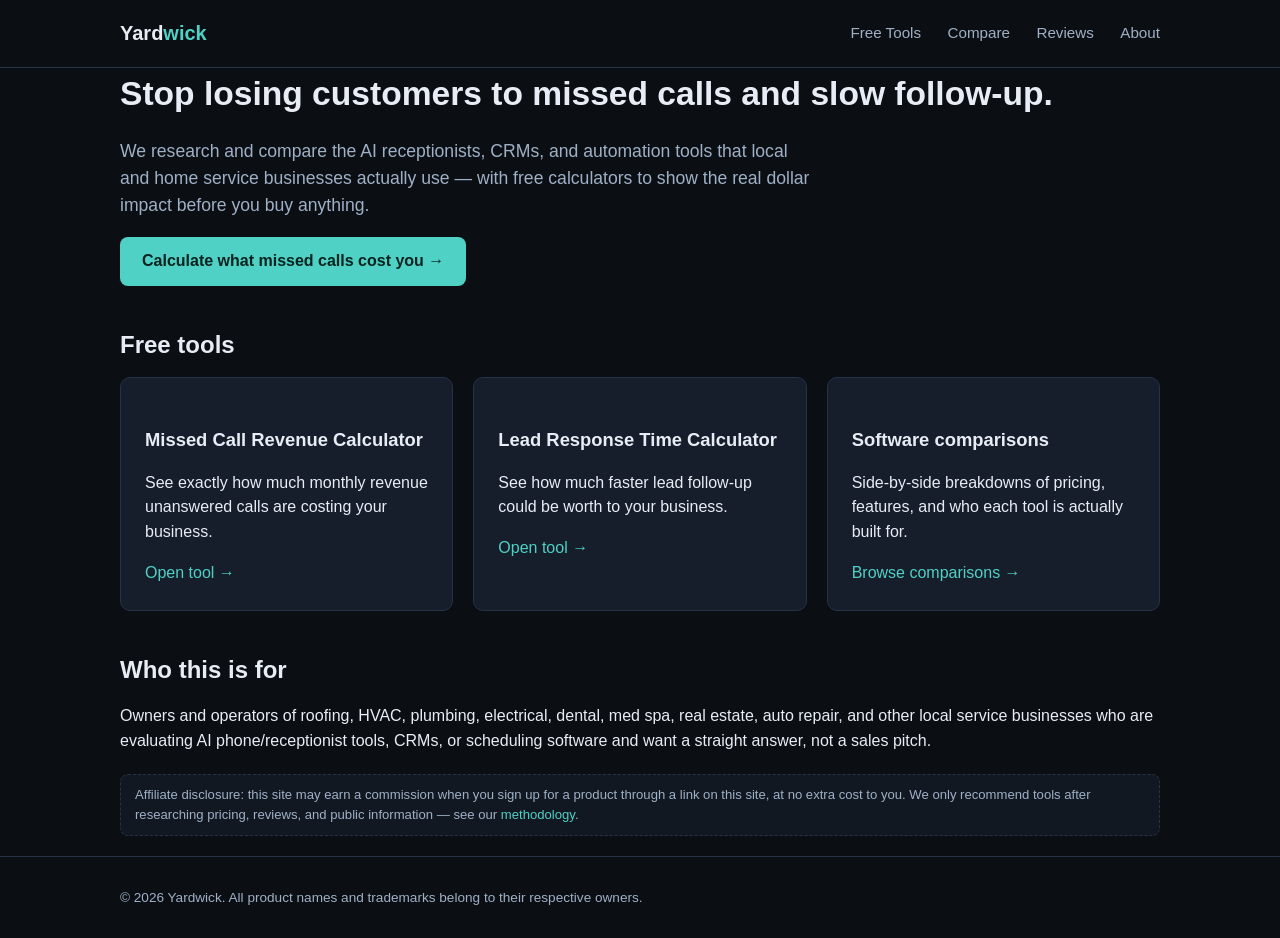
<file: website/public/index.html>
<!DOCTYPE html>
<html lang="en">
<head>
<meta charset="UTF-8">
<meta name="viewport" content="width=device-width, initial-scale=1.0">
<title>Yardwick — AI Tools for Local & Home Service Businesses</title>
<meta name="description" content="Independent research and comparisons of AI receptionists, CRMs, and automation tools for local and home service businesses — plus free calculators to see your ROI.">
<link rel="stylesheet" href="styles.css">
<script type="application/ld+json">
{
  "@context": "https://schema.org",
  "@type": "Organization",
  "name": "Yardwick",
  "description": "Independent research and comparisons of AI business software for local and home service businesses.",
  "url": "https://yardwick.com/"
}
</script>
</head>
<body>
<header class="site">
  <div class="wrap">
    <div class="brand">Yard<span>wick</span></div>
    <nav class="site">
      <a href="tools/index.html">Free Tools</a>
      <a href="compare/index.html">Compare</a>
      <a href="reviews/index.html">Reviews</a>
      <a href="about.html">About</a>
    </nav>
  </div>
</header>

<main class="wrap">
  <h1>Stop losing customers to missed calls and slow follow-up.</h1>
  <p class="lede">We research and compare the AI receptionists, CRMs, and automation tools that local and home service businesses actually use — with free calculators to show the real dollar impact before you buy anything.</p>

  <p>
    <a class="btn" href="tools/missed-call-calculator.html">Calculate what missed calls cost you →</a>
  </p>

  <h2>Free tools</h2>
  <div class="grid-3">
    <div class="card">
      <h3>Missed Call Revenue Calculator</h3>
      <p>See exactly how much monthly revenue unanswered calls are costing your business.</p>
      <a href="tools/missed-call-calculator.html">Open tool →</a>
    </div>
    <div class="card">
      <h3>Lead Response Time Calculator</h3>
      <p>See how much faster lead follow-up could be worth to your business.</p>
      <a href="tools/lead-response-calculator.html">Open tool →</a>
    </div>
    <div class="card">
      <h3>Software comparisons</h3>
      <p>Side-by-side breakdowns of pricing, features, and who each tool is actually built for.</p>
      <a href="compare/index.html">Browse comparisons →</a>
    </div>
  </div>

  <h2>Who this is for</h2>
  <p>Owners and operators of roofing, HVAC, plumbing, electrical, dental, med spa, real estate, auto repair, and other local service businesses who are evaluating AI phone/receptionist tools, CRMs, or scheduling software and want a straight answer, not a sales pitch.</p>

  <div class="disclosure">
    Affiliate disclosure: this site may earn a commission when you sign up for a product through a link on this site, at no extra cost to you. We only recommend tools after researching pricing, reviews, and public information — see our <a href="about.html">methodology</a>.
  </div>
</main>

<footer class="site">
  <div class="wrap">© 2026 Yardwick. All product names and trademarks belong to their respective owners.</div>
</footer>
</body>
</html>
</file>
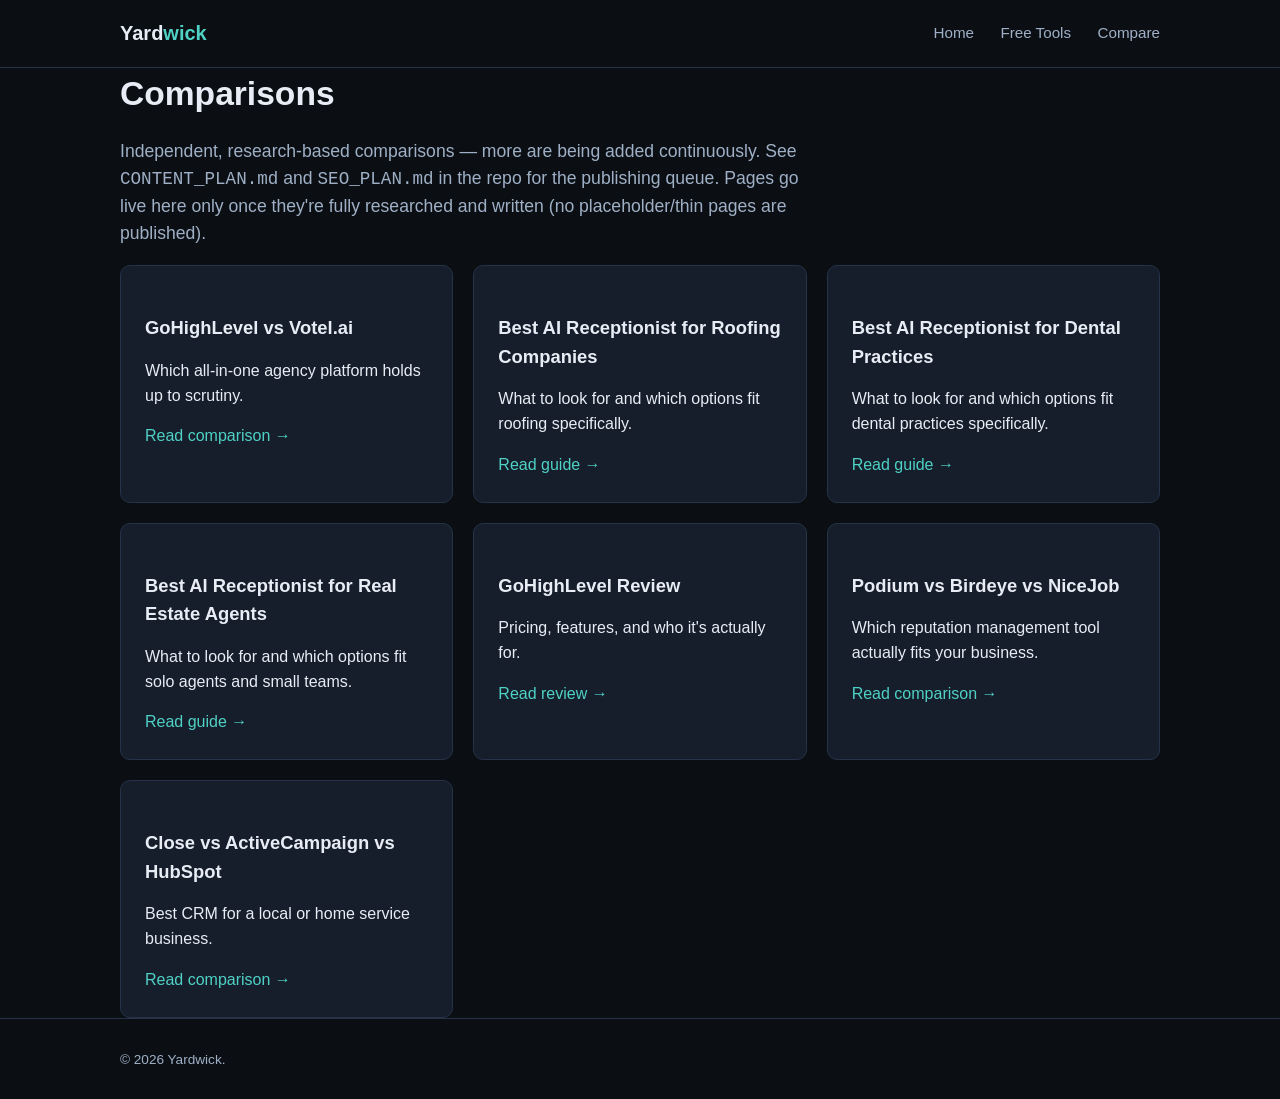
<file: website/public/compare/index.html>
<!DOCTYPE html>
<html lang="en">
<head>
<meta charset="UTF-8">
<meta name="viewport" content="width=device-width, initial-scale=1.0">
<title>AI Receptionist & Business Software Comparisons</title>
<meta name="description" content="Independent side-by-side comparisons of AI receptionist, CRM, and automation software for local and home service businesses.">
<link rel="stylesheet" href="../styles.css">
</head>
<body>
<header class="site">
  <div class="wrap">
    <div class="brand">Yard<span>wick</span></div>
    <nav class="site">
      <a href="../index.html">Home</a>
      <a href="../tools/index.html">Free Tools</a>
      <a href="index.html">Compare</a>
    </nav>
  </div>
</header>
<main class="wrap">
  <h1>Comparisons</h1>
  <p class="lede">Independent, research-based comparisons — more are being added continuously. See <code>CONTENT_PLAN.md</code> and <code>SEO_PLAN.md</code> in the repo for the publishing queue. Pages go live here only once they're fully researched and written (no placeholder/thin pages are published).</p>

  <div class="grid-3">
    <div class="card">
      <h3>GoHighLevel vs Votel.ai</h3>
      <p>Which all-in-one agency platform holds up to scrutiny.</p>
      <a href="gohighlevel-vs-votel.html">Read comparison →</a>
    </div>
    <div class="card">
      <h3>Best AI Receptionist for Roofing Companies</h3>
      <p>What to look for and which options fit roofing specifically.</p>
      <a href="best-ai-receptionist-roofing.html">Read guide →</a>
    </div>
    <div class="card">
      <h3>Best AI Receptionist for Dental Practices</h3>
      <p>What to look for and which options fit dental practices specifically.</p>
      <a href="best-ai-receptionist-dental.html">Read guide →</a>
    </div>
    <div class="card">
      <h3>Best AI Receptionist for Real Estate Agents</h3>
      <p>What to look for and which options fit solo agents and small teams.</p>
      <a href="best-ai-receptionist-real-estate.html">Read guide →</a>
    </div>
    <div class="card">
      <h3>GoHighLevel Review</h3>
      <p>Pricing, features, and who it's actually for.</p>
      <a href="../reviews/gohighlevel.html">Read review →</a>
    </div>
    <div class="card">
      <h3>Podium vs Birdeye vs NiceJob</h3>
      <p>Which reputation management tool actually fits your business.</p>
      <a href="podium-vs-birdeye-vs-nicejob.html">Read comparison →</a>
    </div>
    <div class="card">
      <h3>Close vs ActiveCampaign vs HubSpot</h3>
      <p>Best CRM for a local or home service business.</p>
      <a href="close-vs-activecampaign-vs-hubspot.html">Read comparison →</a>
    </div>
  </div>
</main>
<footer class="site"><div class="wrap">© 2026 Yardwick.</div></footer>
</body>
</html>
</file>
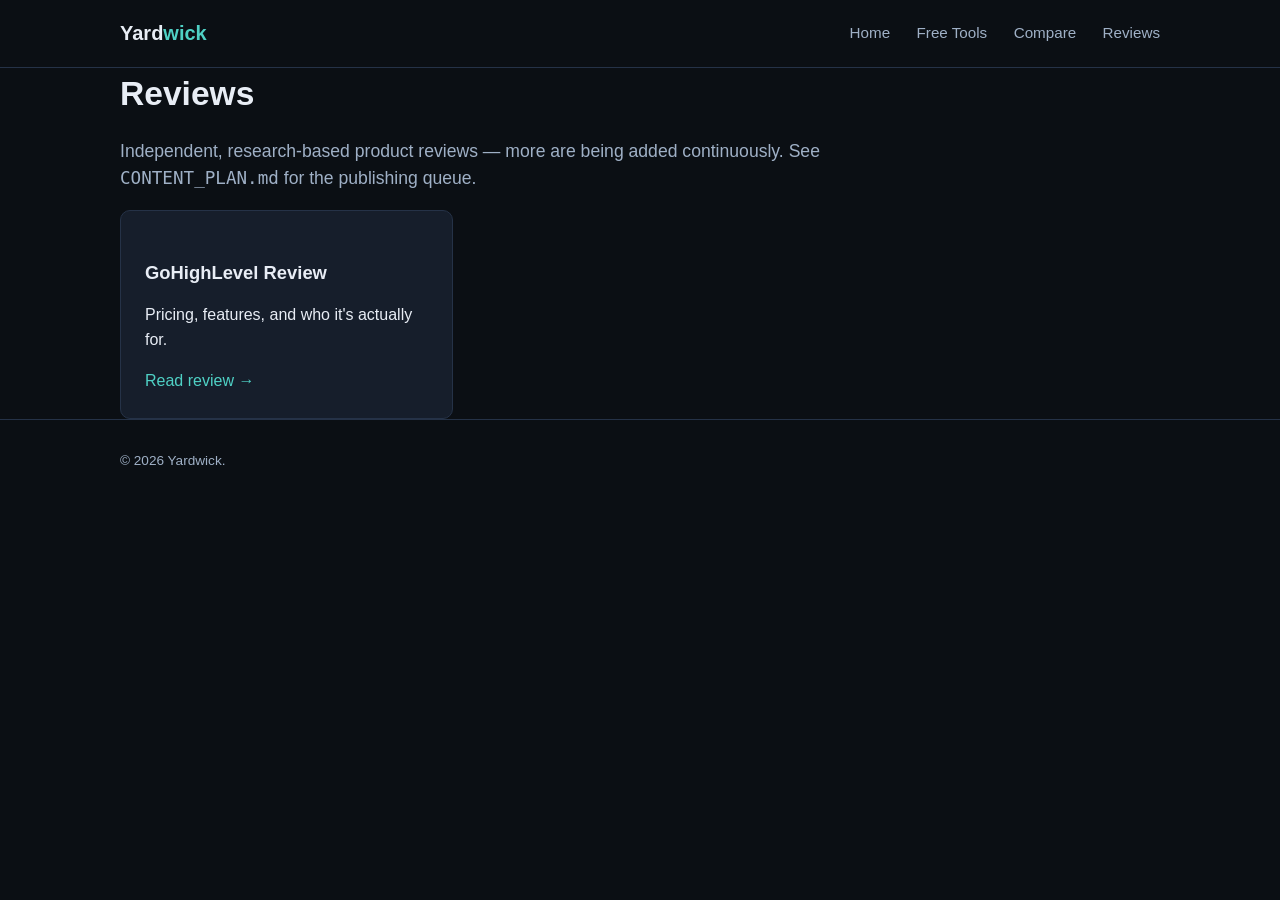
<file: website/public/reviews/index.html>
<!DOCTYPE html>
<html lang="en">
<head>
<meta charset="UTF-8">
<meta name="viewport" content="width=device-width, initial-scale=1.0">
<title>Software Reviews — Independent, Research-Based</title>
<meta name="description" content="Independent reviews of AI receptionist, CRM, and business automation software for local and home service businesses.">
<link rel="stylesheet" href="../styles.css">
</head>
<body>
<header class="site">
  <div class="wrap">
    <div class="brand">Yard<span>wick</span></div>
    <nav class="site">
      <a href="../index.html">Home</a>
      <a href="../tools/index.html">Free Tools</a>
      <a href="../compare/index.html">Compare</a>
      <a href="index.html">Reviews</a>
    </nav>
  </div>
</header>
<main class="wrap">
  <h1>Reviews</h1>
  <p class="lede">Independent, research-based product reviews — more are being added continuously. See <code>CONTENT_PLAN.md</code> for the publishing queue.</p>
  <div class="grid-3">
    <div class="card">
      <h3>GoHighLevel Review</h3>
      <p>Pricing, features, and who it's actually for.</p>
      <a href="gohighlevel.html">Read review →</a>
    </div>
  </div>
</main>
<footer class="site"><div class="wrap">© 2026 Yardwick.</div></footer>
</body>
</html>
</file>
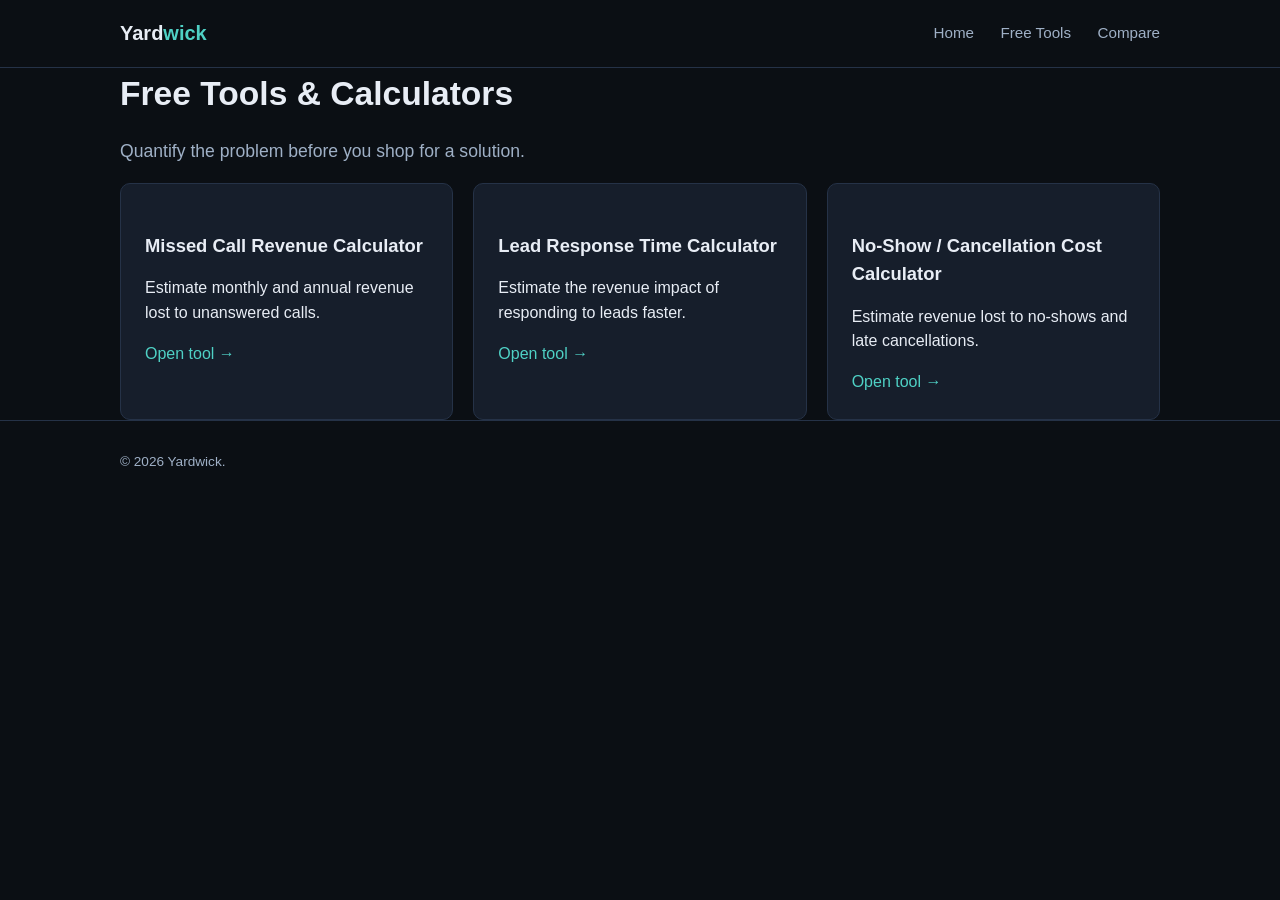
<file: website/public/tools/index.html>
<!DOCTYPE html>
<html lang="en">
<head>
<meta charset="UTF-8">
<meta name="viewport" content="width=device-width, initial-scale=1.0">
<title>Free Tools & Calculators for Local Business Owners</title>
<meta name="description" content="Free calculators to quantify the ROI of AI receptionists, CRMs, and automation software before you buy.">
<link rel="stylesheet" href="../styles.css">
</head>
<body>
<header class="site">
  <div class="wrap">
    <div class="brand">Yard<span>wick</span></div>
    <nav class="site">
      <a href="../index.html">Home</a>
      <a href="index.html">Free Tools</a>
      <a href="../compare/index.html">Compare</a>
    </nav>
  </div>
</header>
<main class="wrap">
  <h1>Free Tools & Calculators</h1>
  <p class="lede">Quantify the problem before you shop for a solution.</p>
  <div class="grid-3">
    <div class="card">
      <h3>Missed Call Revenue Calculator</h3>
      <p>Estimate monthly and annual revenue lost to unanswered calls.</p>
      <a href="missed-call-calculator.html">Open tool →</a>
    </div>
    <div class="card">
      <h3>Lead Response Time Calculator</h3>
      <p>Estimate the revenue impact of responding to leads faster.</p>
      <a href="lead-response-calculator.html">Open tool →</a>
    </div>
    <div class="card">
      <h3>No-Show / Cancellation Cost Calculator</h3>
      <p>Estimate revenue lost to no-shows and late cancellations.</p>
      <a href="no-show-calculator.html">Open tool →</a>
    </div>
  </div>
</main>
<footer class="site"><div class="wrap">© 2026 Yardwick.</div></footer>
</body>
</html>
</file>
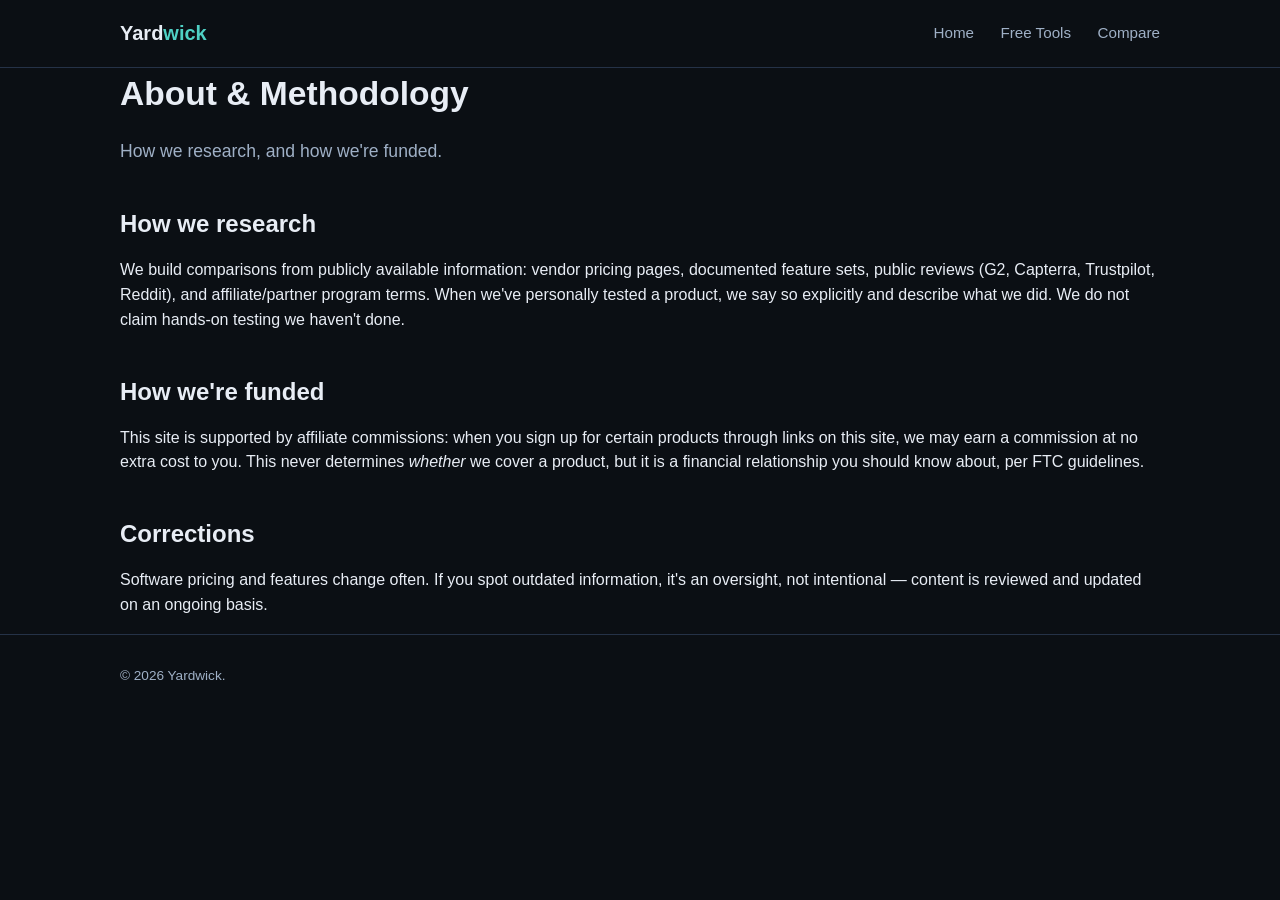
<file: website/public/about.html>
<!DOCTYPE html>
<html lang="en">
<head>
<meta charset="UTF-8">
<meta name="viewport" content="width=device-width, initial-scale=1.0">
<title>About & Methodology</title>
<link rel="stylesheet" href="styles.css">
</head>
<body>
<header class="site">
  <div class="wrap">
    <div class="brand">Yard<span>wick</span></div>
    <nav class="site">
      <a href="index.html">Home</a>
      <a href="tools/index.html">Free Tools</a>
      <a href="compare/index.html">Compare</a>
    </nav>
  </div>
</header>
<main class="wrap">
  <h1>About & Methodology</h1>
  <p class="lede">How we research, and how we're funded.</p>

  <h2>How we research</h2>
  <p>We build comparisons from publicly available information: vendor pricing pages, documented feature sets, public reviews (G2, Capterra, Trustpilot, Reddit), and affiliate/partner program terms. When we've personally tested a product, we say so explicitly and describe what we did. We do not claim hands-on testing we haven't done.</p>

  <h2>How we're funded</h2>
  <p>This site is supported by affiliate commissions: when you sign up for certain products through links on this site, we may earn a commission at no extra cost to you. This never determines <em>whether</em> we cover a product, but it is a financial relationship you should know about, per FTC guidelines.</p>

  <h2>Corrections</h2>
  <p>Software pricing and features change often. If you spot outdated information, it's an oversight, not intentional — content is reviewed and updated on an ongoing basis.</p>
</main>
<footer class="site"><div class="wrap">© 2026 Yardwick.</div></footer>
</body>
</html>
</file>
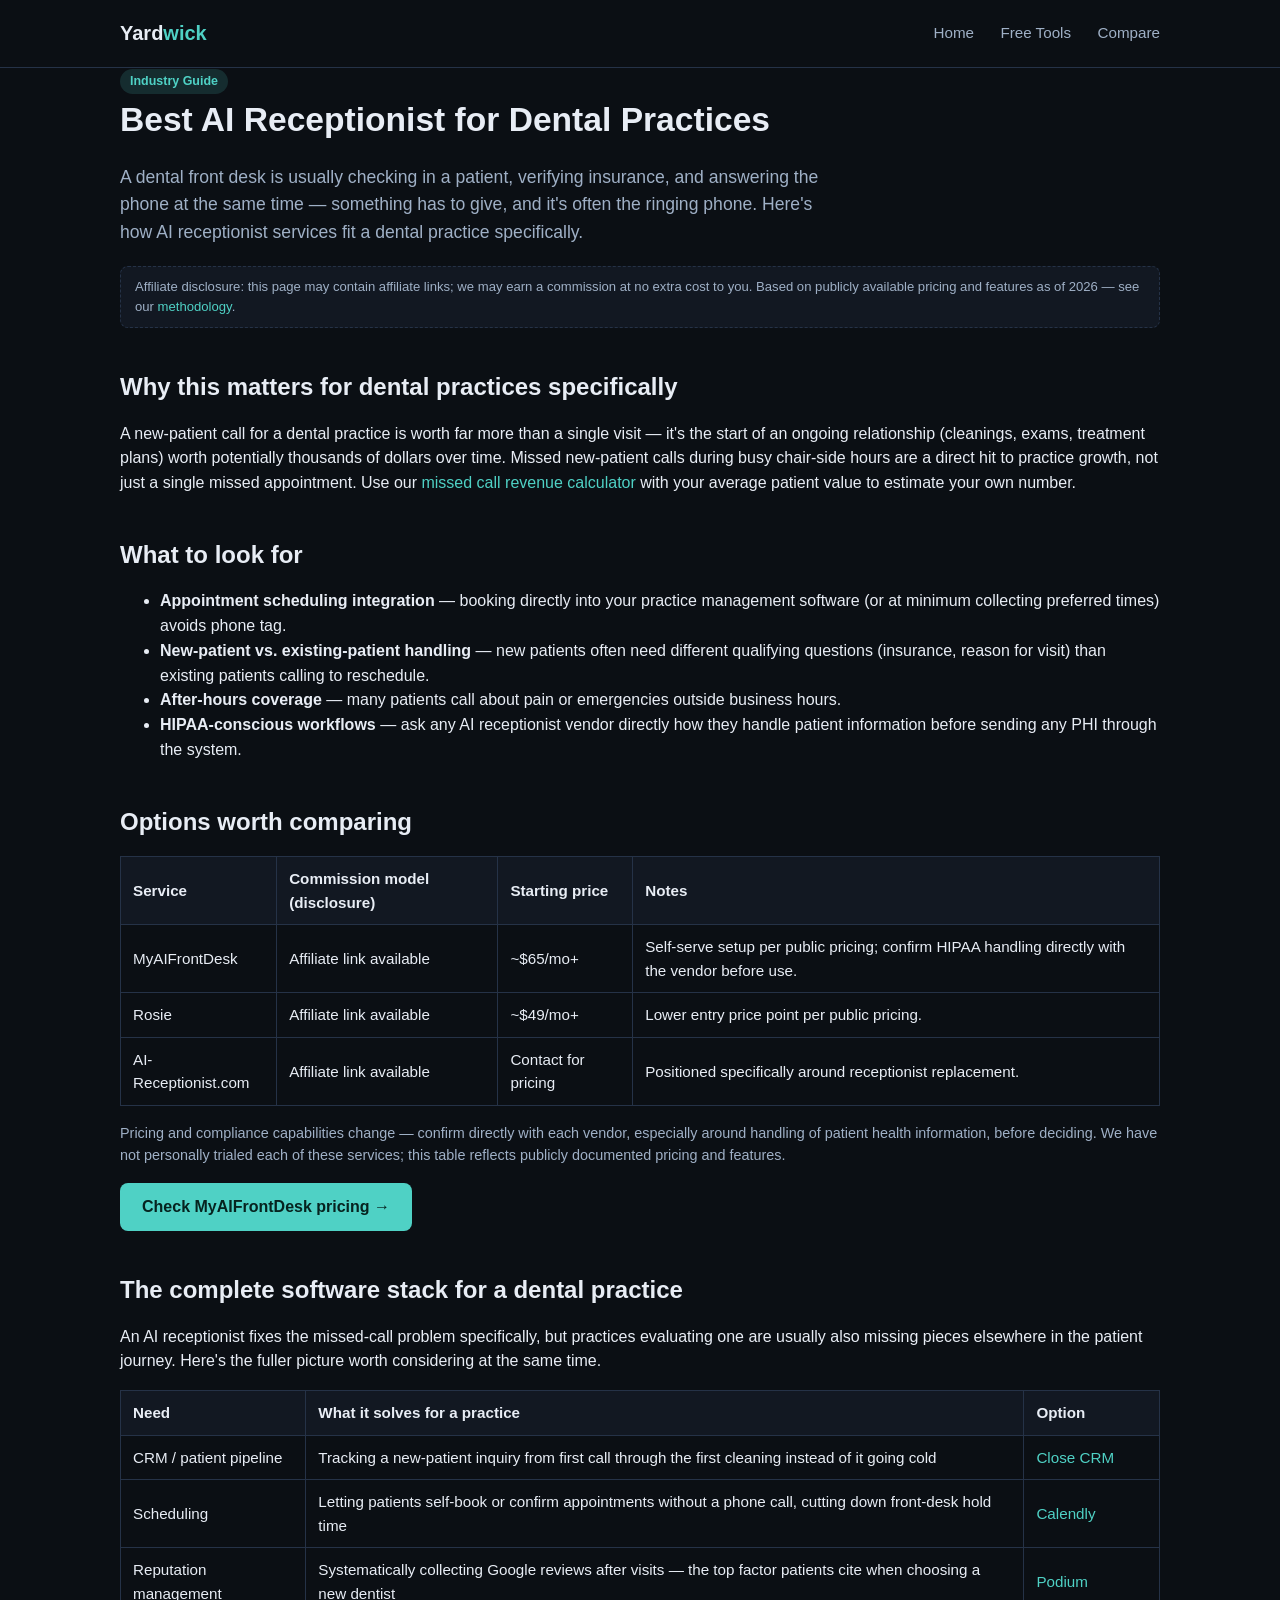
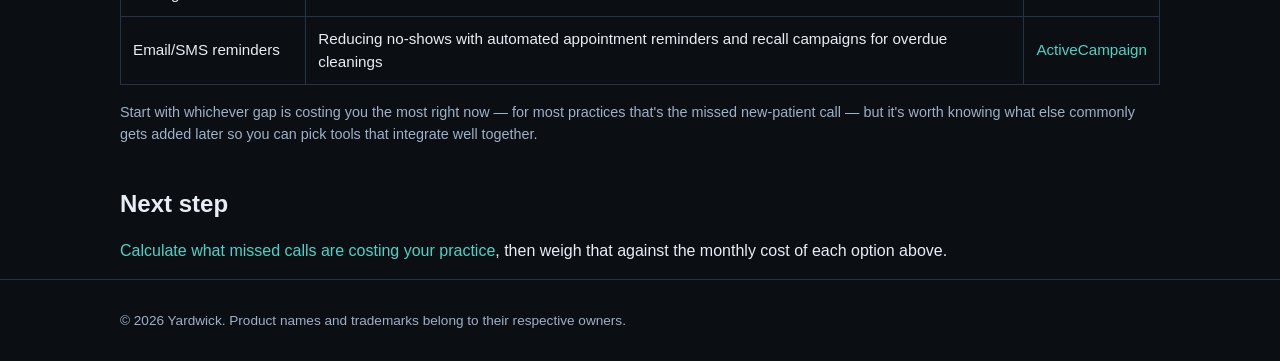
<file: website/public/compare/best-ai-receptionist-dental.html>
<!DOCTYPE html>
<html lang="en">
<head>
<meta charset="UTF-8">
<meta name="viewport" content="width=device-width, initial-scale=1.0">
<title>Best AI Receptionist for Dental Practices (2026)</title>
<meta name="description" content="Dental front desks juggle patients in the chair and the phone at the same time. Here's how AI receptionist services help dental practices, what they cost, and how to choose one.">
<link rel="stylesheet" href="../styles.css">
<script type="application/ld+json">
{
  "@context": "https://schema.org",
  "@type": "Article",
  "headline": "Best AI Receptionist for Dental Practices",
  "datePublished": "2026-08-27"
}
</script>
</head>
<body>
<header class="site">
  <div class="wrap">
    <div class="brand">Yard<span>wick</span></div>
    <nav class="site">
      <a href="../index.html">Home</a>
      <a href="../tools/index.html">Free Tools</a>
      <a href="index.html">Compare</a>
    </nav>
  </div>
</header>

<main class="wrap">
  <span class="badge">Industry Guide</span>
  <h1>Best AI Receptionist for Dental Practices</h1>
  <p class="lede">A dental front desk is usually checking in a patient, verifying insurance, and answering the phone at the same time — something has to give, and it's often the ringing phone. Here's how AI receptionist services fit a dental practice specifically.</p>

  <div class="disclosure">
    Affiliate disclosure: this page may contain affiliate links; we may earn a commission at no extra cost to you. Based on publicly available pricing and features as of 2026 — see our <a href="../about.html">methodology</a>.
  </div>

  <h2>Why this matters for dental practices specifically</h2>
  <p>A new-patient call for a dental practice is worth far more than a single visit — it's the start of an ongoing relationship (cleanings, exams, treatment plans) worth potentially thousands of dollars over time. Missed new-patient calls during busy chair-side hours are a direct hit to practice growth, not just a single missed appointment. Use our <a href="../tools/missed-call-calculator.html">missed call revenue calculator</a> with your average patient value to estimate your own number.</p>

  <h2>What to look for</h2>
  <ul>
    <li><strong>Appointment scheduling integration</strong> — booking directly into your practice management software (or at minimum collecting preferred times) avoids phone tag.</li>
    <li><strong>New-patient vs. existing-patient handling</strong> — new patients often need different qualifying questions (insurance, reason for visit) than existing patients calling to reschedule.</li>
    <li><strong>After-hours coverage</strong> — many patients call about pain or emergencies outside business hours.</li>
    <li><strong>HIPAA-conscious workflows</strong> — ask any AI receptionist vendor directly how they handle patient information before sending any PHI through the system.</li>
  </ul>

  <h2>Options worth comparing</h2>
  <table class="compare">
    <tr><th>Service</th><th>Commission model (disclosure)</th><th>Starting price</th><th>Notes</th></tr>
    <tr><td>MyAIFrontDesk</td><td>Affiliate link available</td><td>~$65/mo+</td><td>Self-serve setup per public pricing; confirm HIPAA handling directly with the vendor before use.</td></tr>
    <tr><td>Rosie</td><td>Affiliate link available</td><td>~$49/mo+</td><td>Lower entry price point per public pricing.</td></tr>
    <tr><td>AI-Receptionist.com</td><td>Affiliate link available</td><td>Contact for pricing</td><td>Positioned specifically around receptionist replacement.</td></tr>
  </table>
  <p style="color:var(--text-dim); font-size:0.9rem;">Pricing and compliance capabilities change — confirm directly with each vendor, especially around handling of patient health information, before deciding. We have not personally trialed each of these services; this table reflects publicly documented pricing and features.</p>

  <p><a class="btn" href="#affiliate:myaifrontdesk">Check MyAIFrontDesk pricing →</a></p>

  <h2>The complete software stack for a dental practice</h2>
  <p>An AI receptionist fixes the missed-call problem specifically, but practices evaluating one are usually also missing pieces elsewhere in the patient journey. Here's the fuller picture worth considering at the same time.</p>
  <table class="compare">
    <tr><th>Need</th><th>What it solves for a practice</th><th>Option</th></tr>
    <tr><td>CRM / patient pipeline</td><td>Tracking a new-patient inquiry from first call through the first cleaning instead of it going cold</td><td><a href="#affiliate:close-crm">Close CRM</a></td></tr>
    <tr><td>Scheduling</td><td>Letting patients self-book or confirm appointments without a phone call, cutting down front-desk hold time</td><td><a href="#affiliate:calendly">Calendly</a></td></tr>
    <tr><td>Reputation management</td><td>Systematically collecting Google reviews after visits — the top factor patients cite when choosing a new dentist</td><td><a href="#affiliate:podium">Podium</a></td></tr>
    <tr><td>Email/SMS reminders</td><td>Reducing no-shows with automated appointment reminders and recall campaigns for overdue cleanings</td><td><a href="#affiliate:activecampaign">ActiveCampaign</a></td></tr>
  </table>
  <p style="color:var(--text-dim); font-size:0.9rem;">Start with whichever gap is costing you the most right now — for most practices that's the missed new-patient call — but it's worth knowing what else commonly gets added later so you can pick tools that integrate well together.</p>

  <h2>Next step</h2>
  <p><a href="../tools/missed-call-calculator.html">Calculate what missed calls are costing your practice</a>, then weigh that against the monthly cost of each option above.</p>
</main>

<footer class="site">
  <div class="wrap">© 2026 Yardwick. Product names and trademarks belong to their respective owners.</div>
</footer>
</body>
</html>
</file>
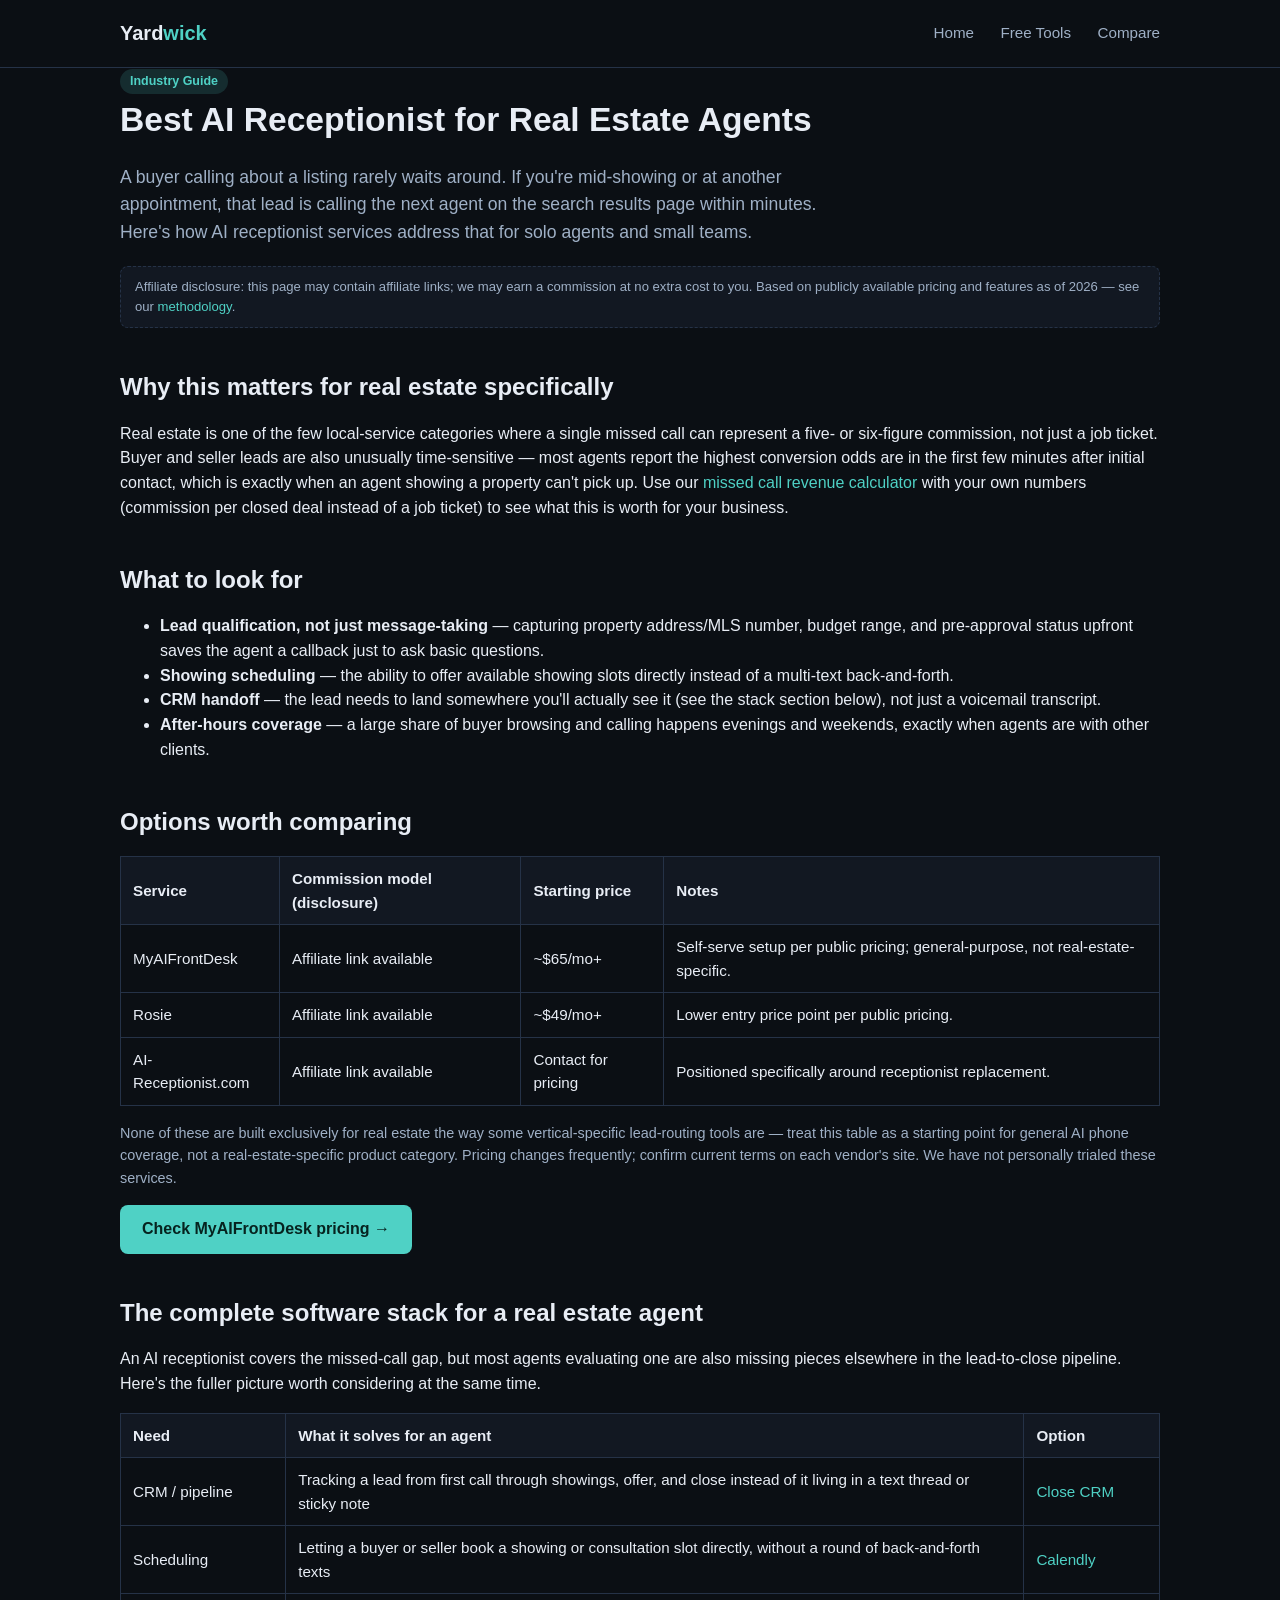
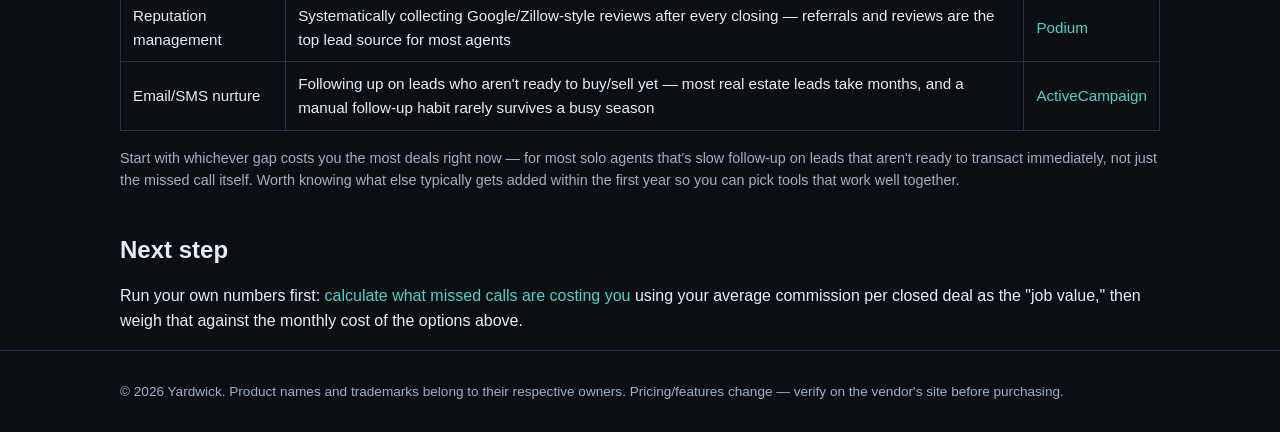
<file: website/public/compare/best-ai-receptionist-real-estate.html>
<!DOCTYPE html>
<html lang="en">
<head>
<meta charset="UTF-8">
<meta name="viewport" content="width=device-width, initial-scale=1.0">
<title>Best AI Receptionist for Real Estate Agents (2026)</title>
<meta name="description" content="Real estate leads go cold fast. Here's how AI receptionist services work for solo agents and small teams, what they cost, and how to pick one.">
<link rel="stylesheet" href="../styles.css">
<script type="application/ld+json">
{
  "@context": "https://schema.org",
  "@type": "Article",
  "headline": "Best AI Receptionist for Real Estate Agents",
  "datePublished": "2026-08-27"
}
</script>
</head>
<body>
<header class="site">
  <div class="wrap">
    <div class="brand">Yard<span>wick</span></div>
    <nav class="site">
      <a href="../index.html">Home</a>
      <a href="../tools/index.html">Free Tools</a>
      <a href="index.html">Compare</a>
    </nav>
  </div>
</header>

<main class="wrap">
  <span class="badge">Industry Guide</span>
  <h1>Best AI Receptionist for Real Estate Agents</h1>
  <p class="lede">A buyer calling about a listing rarely waits around. If you're mid-showing or at another appointment, that lead is calling the next agent on the search results page within minutes. Here's how AI receptionist services address that for solo agents and small teams.</p>

  <div class="disclosure">
    Affiliate disclosure: this page may contain affiliate links; we may earn a commission at no extra cost to you. Based on publicly available pricing and features as of 2026 — see our <a href="../about.html">methodology</a>.
  </div>

  <h2>Why this matters for real estate specifically</h2>
  <p>Real estate is one of the few local-service categories where a single missed call can represent a five- or six-figure commission, not just a job ticket. Buyer and seller leads are also unusually time-sensitive — most agents report the highest conversion odds are in the first few minutes after initial contact, which is exactly when an agent showing a property can't pick up. Use our <a href="../tools/missed-call-calculator.html">missed call revenue calculator</a> with your own numbers (commission per closed deal instead of a job ticket) to see what this is worth for your business.</p>

  <h2>What to look for</h2>
  <ul>
    <li><strong>Lead qualification, not just message-taking</strong> — capturing property address/MLS number, budget range, and pre-approval status upfront saves the agent a callback just to ask basic questions.</li>
    <li><strong>Showing scheduling</strong> — the ability to offer available showing slots directly instead of a multi-text back-and-forth.</li>
    <li><strong>CRM handoff</strong> — the lead needs to land somewhere you'll actually see it (see the stack section below), not just a voicemail transcript.</li>
    <li><strong>After-hours coverage</strong> — a large share of buyer browsing and calling happens evenings and weekends, exactly when agents are with other clients.</li>
  </ul>

  <h2>Options worth comparing</h2>
  <table class="compare">
    <tr><th>Service</th><th>Commission model (disclosure)</th><th>Starting price</th><th>Notes</th></tr>
    <tr><td>MyAIFrontDesk</td><td>Affiliate link available</td><td>~$65/mo+</td><td>Self-serve setup per public pricing; general-purpose, not real-estate-specific.</td></tr>
    <tr><td>Rosie</td><td>Affiliate link available</td><td>~$49/mo+</td><td>Lower entry price point per public pricing.</td></tr>
    <tr><td>AI-Receptionist.com</td><td>Affiliate link available</td><td>Contact for pricing</td><td>Positioned specifically around receptionist replacement.</td></tr>
  </table>
  <p style="color:var(--text-dim); font-size:0.9rem;">None of these are built exclusively for real estate the way some vertical-specific lead-routing tools are — treat this table as a starting point for general AI phone coverage, not a real-estate-specific product category. Pricing changes frequently; confirm current terms on each vendor's site. We have not personally trialed these services.</p>

  <p><a class="btn" href="#affiliate:myaifrontdesk">Check MyAIFrontDesk pricing →</a></p>

  <h2>The complete software stack for a real estate agent</h2>
  <p>An AI receptionist covers the missed-call gap, but most agents evaluating one are also missing pieces elsewhere in the lead-to-close pipeline. Here's the fuller picture worth considering at the same time.</p>
  <table class="compare">
    <tr><th>Need</th><th>What it solves for an agent</th><th>Option</th></tr>
    <tr><td>CRM / pipeline</td><td>Tracking a lead from first call through showings, offer, and close instead of it living in a text thread or sticky note</td><td><a href="#affiliate:close-crm">Close CRM</a></td></tr>
    <tr><td>Scheduling</td><td>Letting a buyer or seller book a showing or consultation slot directly, without a round of back-and-forth texts</td><td><a href="#affiliate:calendly">Calendly</a></td></tr>
    <tr><td>Reputation management</td><td>Systematically collecting Google/Zillow-style reviews after every closing — referrals and reviews are the top lead source for most agents</td><td><a href="#affiliate:podium">Podium</a></td></tr>
    <tr><td>Email/SMS nurture</td><td>Following up on leads who aren't ready to buy/sell yet — most real estate leads take months, and a manual follow-up habit rarely survives a busy season</td><td><a href="#affiliate:activecampaign">ActiveCampaign</a></td></tr>
  </table>
  <p style="color:var(--text-dim); font-size:0.9rem;">Start with whichever gap costs you the most deals right now — for most solo agents that's slow follow-up on leads that aren't ready to transact immediately, not just the missed call itself. Worth knowing what else typically gets added within the first year so you can pick tools that work well together.</p>

  <h2>Next step</h2>
  <p>Run your own numbers first: <a href="../tools/missed-call-calculator.html">calculate what missed calls are costing you</a> using your average commission per closed deal as the "job value," then weigh that against the monthly cost of the options above.</p>
</main>

<footer class="site">
  <div class="wrap">© 2026 Yardwick. Product names and trademarks belong to their respective owners. Pricing/features change — verify on the vendor's site before purchasing.</div>
</footer>
</body>
</html>
</file>
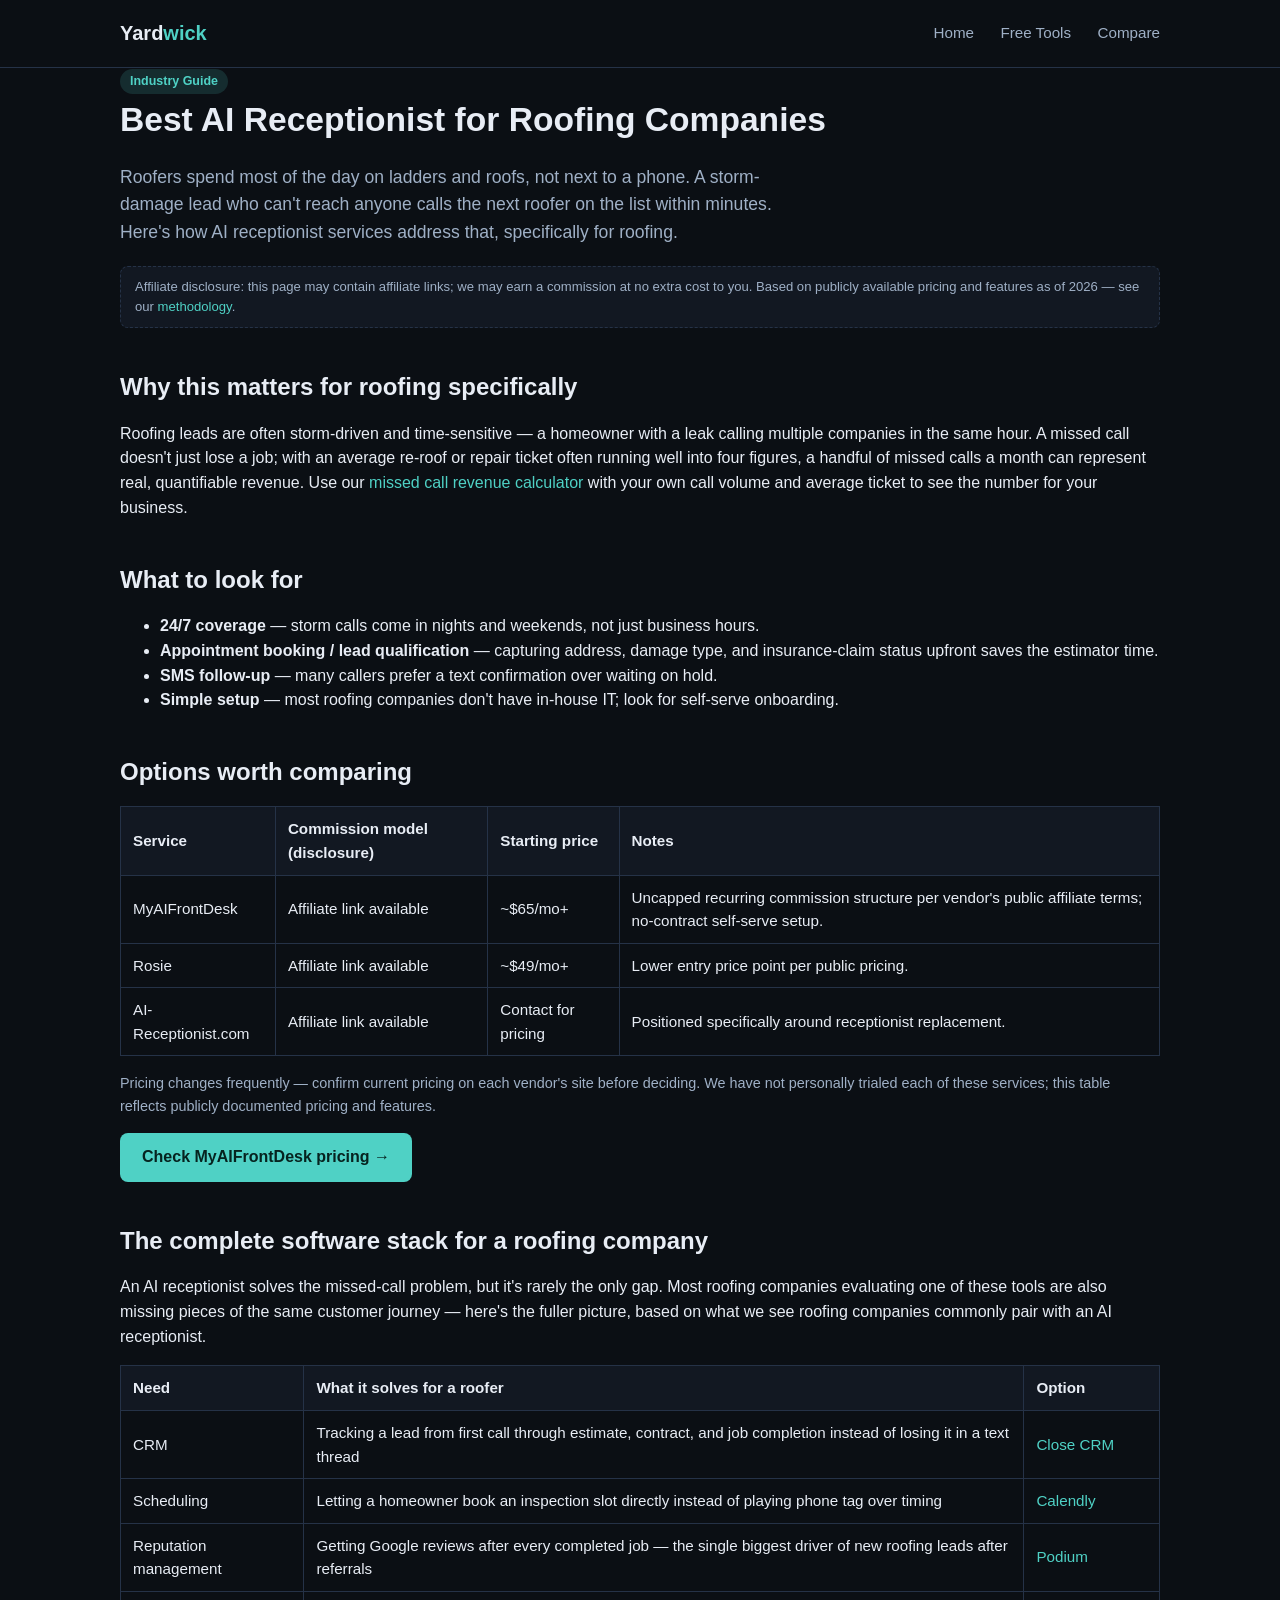
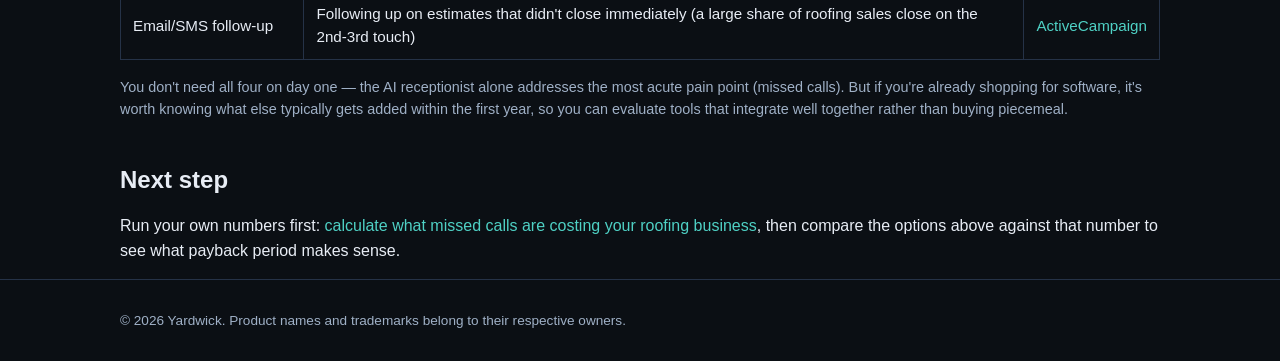
<file: website/public/compare/best-ai-receptionist-roofing.html>
<!DOCTYPE html>
<html lang="en">
<head>
<meta charset="UTF-8">
<meta name="viewport" content="width=device-width, initial-scale=1.0">
<title>Best AI Receptionist for Roofing Companies (2026)</title>
<meta name="description" content="Roofers miss calls on the roof, between jobs, and after hours. Here's how AI receptionist services work for roofing companies, what they cost, and how to pick one.">
<link rel="stylesheet" href="../styles.css">
<script type="application/ld+json">
{
  "@context": "https://schema.org",
  "@type": "Article",
  "headline": "Best AI Receptionist for Roofing Companies",
  "datePublished": "2026-08-27"
}
</script>
</head>
<body>
<header class="site">
  <div class="wrap">
    <div class="brand">Yard<span>wick</span></div>
    <nav class="site">
      <a href="../index.html">Home</a>
      <a href="../tools/index.html">Free Tools</a>
      <a href="index.html">Compare</a>
    </nav>
  </div>
</header>

<main class="wrap">
  <span class="badge">Industry Guide</span>
  <h1>Best AI Receptionist for Roofing Companies</h1>
  <p class="lede">Roofers spend most of the day on ladders and roofs, not next to a phone. A storm-damage lead who can't reach anyone calls the next roofer on the list within minutes. Here's how AI receptionist services address that, specifically for roofing.</p>

  <div class="disclosure">
    Affiliate disclosure: this page may contain affiliate links; we may earn a commission at no extra cost to you. Based on publicly available pricing and features as of 2026 — see our <a href="../about.html">methodology</a>.
  </div>

  <h2>Why this matters for roofing specifically</h2>
  <p>Roofing leads are often storm-driven and time-sensitive — a homeowner with a leak calling multiple companies in the same hour. A missed call doesn't just lose a job; with an average re-roof or repair ticket often running well into four figures, a handful of missed calls a month can represent real, quantifiable revenue. Use our <a href="../tools/missed-call-calculator.html">missed call revenue calculator</a> with your own call volume and average ticket to see the number for your business.</p>

  <h2>What to look for</h2>
  <ul>
    <li><strong>24/7 coverage</strong> — storm calls come in nights and weekends, not just business hours.</li>
    <li><strong>Appointment booking / lead qualification</strong> — capturing address, damage type, and insurance-claim status upfront saves the estimator time.</li>
    <li><strong>SMS follow-up</strong> — many callers prefer a text confirmation over waiting on hold.</li>
    <li><strong>Simple setup</strong> — most roofing companies don't have in-house IT; look for self-serve onboarding.</li>
  </ul>

  <h2>Options worth comparing</h2>
  <table class="compare">
    <tr><th>Service</th><th>Commission model (disclosure)</th><th>Starting price</th><th>Notes</th></tr>
    <tr><td>MyAIFrontDesk</td><td>Affiliate link available</td><td>~$65/mo+</td><td>Uncapped recurring commission structure per vendor's public affiliate terms; no-contract self-serve setup.</td></tr>
    <tr><td>Rosie</td><td>Affiliate link available</td><td>~$49/mo+</td><td>Lower entry price point per public pricing.</td></tr>
    <tr><td>AI-Receptionist.com</td><td>Affiliate link available</td><td>Contact for pricing</td><td>Positioned specifically around receptionist replacement.</td></tr>
  </table>
  <p style="color:var(--text-dim); font-size:0.9rem;">Pricing changes frequently — confirm current pricing on each vendor's site before deciding. We have not personally trialed each of these services; this table reflects publicly documented pricing and features.</p>

  <p><a class="btn" href="#affiliate:myaifrontdesk">Check MyAIFrontDesk pricing →</a></p>

  <h2>The complete software stack for a roofing company</h2>
  <p>An AI receptionist solves the missed-call problem, but it's rarely the only gap. Most roofing companies evaluating one of these tools are also missing pieces of the same customer journey — here's the fuller picture, based on what we see roofing companies commonly pair with an AI receptionist.</p>
  <table class="compare">
    <tr><th>Need</th><th>What it solves for a roofer</th><th>Option</th></tr>
    <tr><td>CRM</td><td>Tracking a lead from first call through estimate, contract, and job completion instead of losing it in a text thread</td><td><a href="#affiliate:close-crm">Close CRM</a></td></tr>
    <tr><td>Scheduling</td><td>Letting a homeowner book an inspection slot directly instead of playing phone tag over timing</td><td><a href="#affiliate:calendly">Calendly</a></td></tr>
    <tr><td>Reputation management</td><td>Getting Google reviews after every completed job — the single biggest driver of new roofing leads after referrals</td><td><a href="#affiliate:podium">Podium</a></td></tr>
    <tr><td>Email/SMS follow-up</td><td>Following up on estimates that didn't close immediately (a large share of roofing sales close on the 2nd-3rd touch)</td><td><a href="#affiliate:activecampaign">ActiveCampaign</a></td></tr>
  </table>
  <p style="color:var(--text-dim); font-size:0.9rem;">You don't need all four on day one — the AI receptionist alone addresses the most acute pain point (missed calls). But if you're already shopping for software, it's worth knowing what else typically gets added within the first year, so you can evaluate tools that integrate well together rather than buying piecemeal.</p>

  <h2>Next step</h2>
  <p>Run your own numbers first: <a href="../tools/missed-call-calculator.html">calculate what missed calls are costing your roofing business</a>, then compare the options above against that number to see what payback period makes sense.</p>
</main>

<footer class="site">
  <div class="wrap">© 2026 Yardwick. Product names and trademarks belong to their respective owners.</div>
</footer>
</body>
</html>
</file>
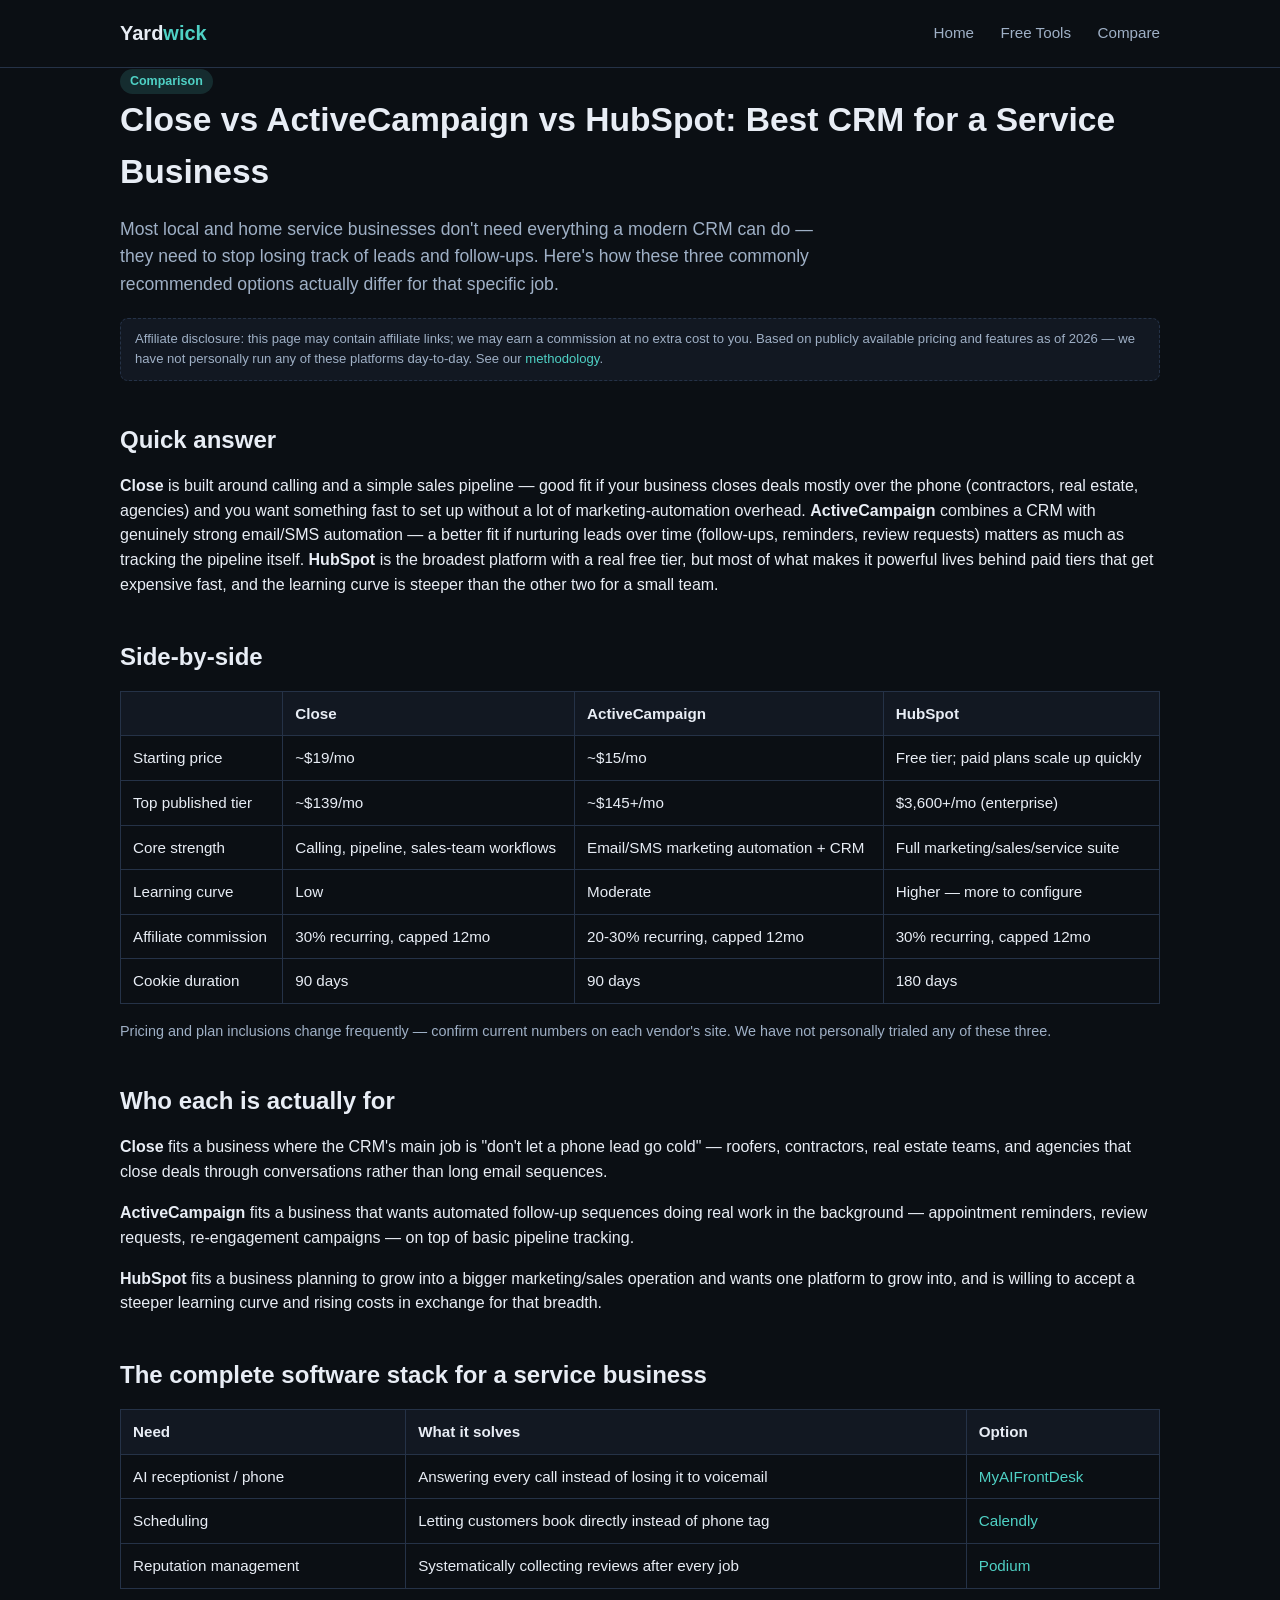
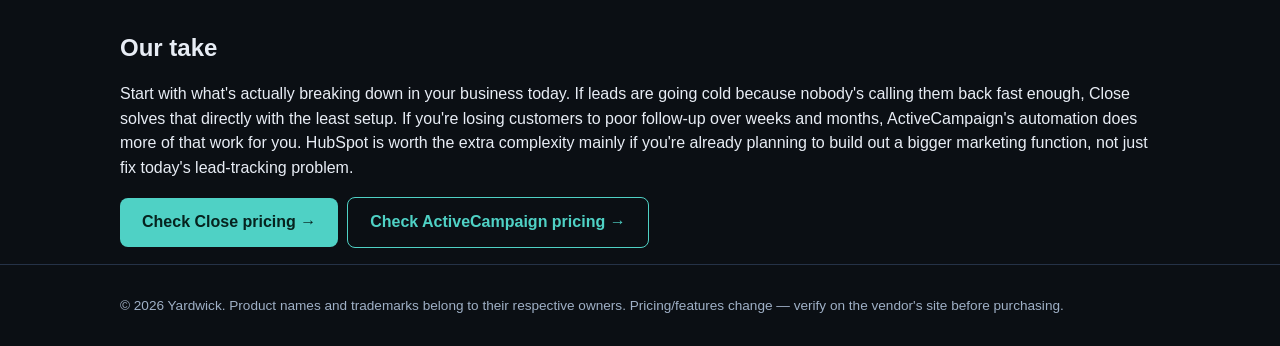
<file: website/public/compare/close-vs-activecampaign-vs-hubspot.html>
<!DOCTYPE html>
<html lang="en">
<head>
<meta charset="UTF-8">
<meta name="viewport" content="width=device-width, initial-scale=1.0">
<title>Close vs ActiveCampaign vs HubSpot (2026): Best CRM for a Service Business</title>
<meta name="description" content="An honest comparison of Close, ActiveCampaign, and HubSpot for local and home service businesses: pricing, positioning, and who each is actually built for.">
<link rel="stylesheet" href="../styles.css">
<script type="application/ld+json">
{
  "@context": "https://schema.org",
  "@type": "FAQPage",
  "mainEntity": [
    {
      "@type": "Question",
      "name": "What's the difference between Close, ActiveCampaign, and HubSpot as a CRM?",
      "acceptedAnswer": {
        "@type": "Answer",
        "text": "Close is a lean CRM built around calling and a sales pipeline, with less emphasis on marketing automation. ActiveCampaign combines a CRM with strong email/SMS marketing automation in one tool. HubSpot is a much larger suite (marketing, sales, and service hubs) with a generous free tier but pricing and complexity that scale up quickly as you add features."
      }
    },
    {
      "@type": "Question",
      "name": "Which is the cheapest starting point?",
      "acceptedAnswer": {
        "@type": "Answer",
        "text": "HubSpot has the lowest true entry cost via its free CRM tier, though most of the useful automation features require a paid tier. ActiveCampaign and Close both start in the $15-20/month range for their entry plans."
      }
    }
  ]
}
</script>
</head>
<body>
<header class="site">
  <div class="wrap">
    <div class="brand">Yard<span>wick</span></div>
    <nav class="site">
      <a href="../index.html">Home</a>
      <a href="../tools/index.html">Free Tools</a>
      <a href="index.html">Compare</a>
    </nav>
  </div>
</header>

<main class="wrap">
  <span class="badge">Comparison</span>
  <h1>Close vs ActiveCampaign vs HubSpot: Best CRM for a Service Business</h1>
  <p class="lede">Most local and home service businesses don't need everything a modern CRM can do — they need to stop losing track of leads and follow-ups. Here's how these three commonly recommended options actually differ for that specific job.</p>

  <div class="disclosure">
    Affiliate disclosure: this page may contain affiliate links; we may earn a commission at no extra cost to you. Based on publicly available pricing and features as of 2026 — we have not personally run any of these platforms day-to-day. See our <a href="../about.html">methodology</a>.
  </div>

  <h2>Quick answer</h2>
  <p><strong>Close</strong> is built around calling and a simple sales pipeline — good fit if your business closes deals mostly over the phone (contractors, real estate, agencies) and you want something fast to set up without a lot of marketing-automation overhead. <strong>ActiveCampaign</strong> combines a CRM with genuinely strong email/SMS automation — a better fit if nurturing leads over time (follow-ups, reminders, review requests) matters as much as tracking the pipeline itself. <strong>HubSpot</strong> is the broadest platform with a real free tier, but most of what makes it powerful lives behind paid tiers that get expensive fast, and the learning curve is steeper than the other two for a small team.</p>

  <h2>Side-by-side</h2>
  <table class="compare">
    <tr><th></th><th>Close</th><th>ActiveCampaign</th><th>HubSpot</th></tr>
    <tr><td>Starting price</td><td>~$19/mo</td><td>~$15/mo</td><td>Free tier; paid plans scale up quickly</td></tr>
    <tr><td>Top published tier</td><td>~$139/mo</td><td>~$145+/mo</td><td>$3,600+/mo (enterprise)</td></tr>
    <tr><td>Core strength</td><td>Calling, pipeline, sales-team workflows</td><td>Email/SMS marketing automation + CRM</td><td>Full marketing/sales/service suite</td></tr>
    <tr><td>Learning curve</td><td>Low</td><td>Moderate</td><td>Higher — more to configure</td></tr>
    <tr><td>Affiliate commission</td><td>30% recurring, capped 12mo</td><td>20-30% recurring, capped 12mo</td><td>30% recurring, capped 12mo</td></tr>
    <tr><td>Cookie duration</td><td>90 days</td><td>90 days</td><td>180 days</td></tr>
  </table>
  <p style="color:var(--text-dim); font-size:0.9rem;">Pricing and plan inclusions change frequently — confirm current numbers on each vendor's site. We have not personally trialed any of these three.</p>

  <h2>Who each is actually for</h2>
  <p><strong>Close</strong> fits a business where the CRM's main job is "don't let a phone lead go cold" — roofers, contractors, real estate teams, and agencies that close deals through conversations rather than long email sequences.</p>
  <p><strong>ActiveCampaign</strong> fits a business that wants automated follow-up sequences doing real work in the background — appointment reminders, review requests, re-engagement campaigns — on top of basic pipeline tracking.</p>
  <p><strong>HubSpot</strong> fits a business planning to grow into a bigger marketing/sales operation and wants one platform to grow into, and is willing to accept a steeper learning curve and rising costs in exchange for that breadth.</p>

  <h2>The complete software stack for a service business</h2>
  <table class="compare">
    <tr><th>Need</th><th>What it solves</th><th>Option</th></tr>
    <tr><td>AI receptionist / phone</td><td>Answering every call instead of losing it to voicemail</td><td><a href="#affiliate:myaifrontdesk">MyAIFrontDesk</a></td></tr>
    <tr><td>Scheduling</td><td>Letting customers book directly instead of phone tag</td><td><a href="#affiliate:calendly">Calendly</a></td></tr>
    <tr><td>Reputation management</td><td>Systematically collecting reviews after every job</td><td><a href="#affiliate:podium">Podium</a></td></tr>
  </table>

  <h2>Our take</h2>
  <p>Start with what's actually breaking down in your business today. If leads are going cold because nobody's calling them back fast enough, Close solves that directly with the least setup. If you're losing customers to poor follow-up over weeks and months, ActiveCampaign's automation does more of that work for you. HubSpot is worth the extra complexity mainly if you're already planning to build out a bigger marketing function, not just fix today's lead-tracking problem.</p>

  <p><a class="btn" href="#affiliate:close-crm">Check Close pricing →</a>&nbsp; <a class="btn secondary" href="#affiliate:activecampaign">Check ActiveCampaign pricing →</a></p>
</main>

<footer class="site">
  <div class="wrap">© 2026 Yardwick. Product names and trademarks belong to their respective owners. Pricing/features change — verify on the vendor's site before purchasing.</div>
</footer>
</body>
</html>
</file>
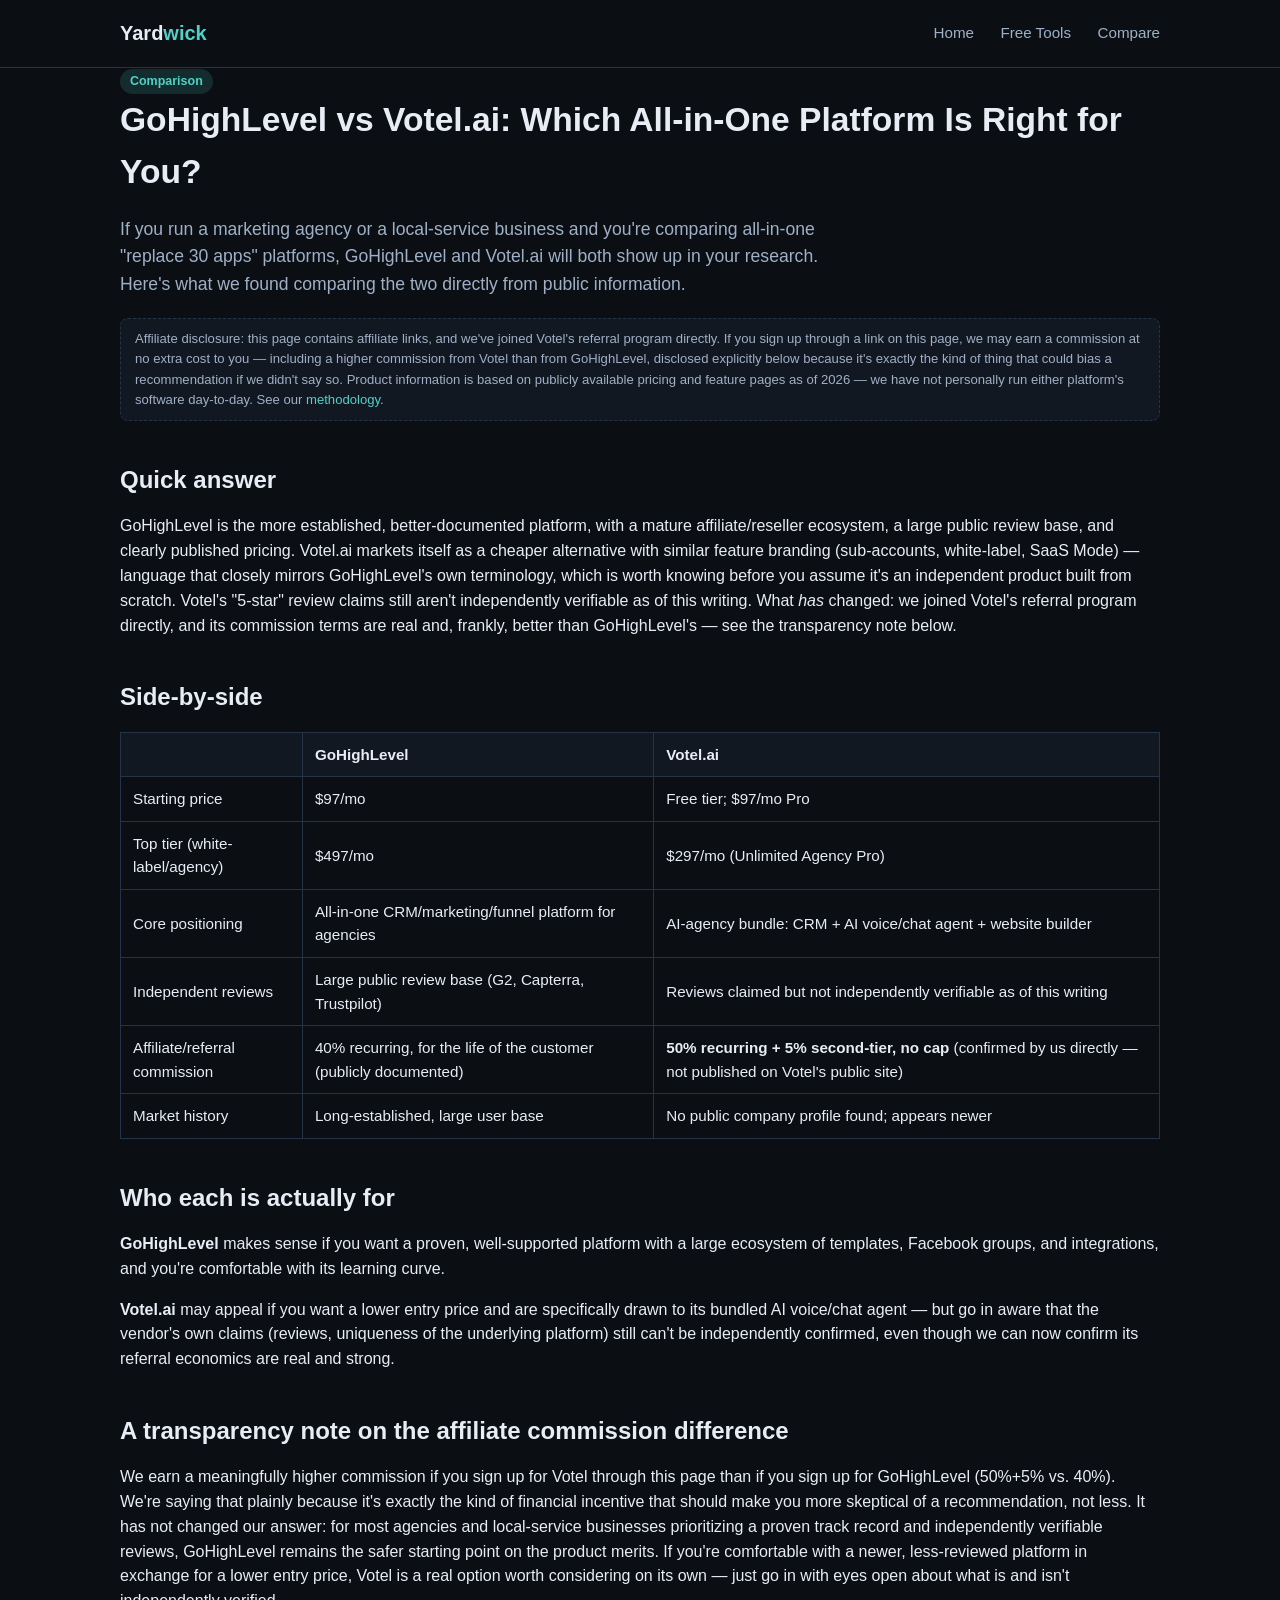
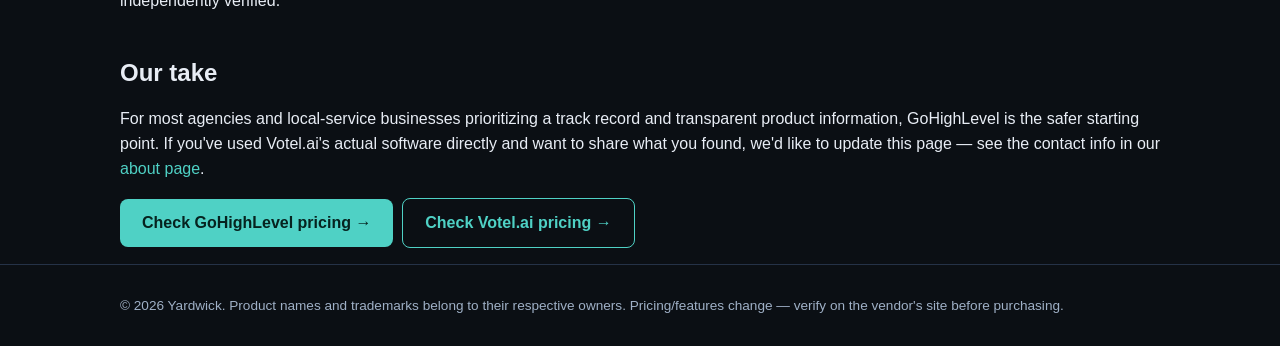
<file: website/public/compare/gohighlevel-vs-votel.html>
<!DOCTYPE html>
<html lang="en">
<head>
<meta charset="UTF-8">
<meta name="viewport" content="width=device-width, initial-scale=1.0">
<title>GoHighLevel vs Votel.ai (2026): Which All-in-One Platform Should You Pick?</title>
<meta name="description" content="An honest, research-based comparison of GoHighLevel and Votel.ai for agencies and local-service businesses: pricing, features, and what we could and couldn't verify about each.">
<link rel="stylesheet" href="../styles.css">
<script type="application/ld+json">
{
  "@context": "https://schema.org",
  "@type": "FAQPage",
  "mainEntity": [
    {
      "@type": "Question",
      "name": "Is Votel.ai built on GoHighLevel?",
      "acceptedAnswer": {
        "@type": "Answer",
        "text": "It has not been officially confirmed, but Votel.ai's feature terminology (sub-accounts, SaaS Mode, rebilling, white-label) closely mirrors GoHighLevel's, which strongly suggests it is a white-label reseller or skin built on GoHighLevel's platform."
      }
    },
    {
      "@type": "Question",
      "name": "Which platform has more documented affiliate/referral terms?",
      "acceptedAnswer": {
        "@type": "Answer",
        "text": "GoHighLevel publishes its affiliate terms publicly (40% recurring commission for the life of the customer). Votel.ai does not publish its referral terms on its public site, but we joined the program directly and can confirm the real terms: 50% recurring commission on its $97/$297 plans, uncapped, plus a 5% second-tier commission. Votel's commission percentage is actually higher than GoHighLevel's; the difference is that GoHighLevel's terms are independently verifiable by anyone, while Votel's required joining the program to see."
      }
    }
  ]
}
</script>
</head>
<body>
<header class="site">
  <div class="wrap">
    <div class="brand">Yard<span>wick</span></div>
    <nav class="site">
      <a href="../index.html">Home</a>
      <a href="../tools/index.html">Free Tools</a>
      <a href="index.html">Compare</a>
    </nav>
  </div>
</header>

<main class="wrap">
  <span class="badge">Comparison</span>
  <h1>GoHighLevel vs Votel.ai: Which All-in-One Platform Is Right for You?</h1>
  <p class="lede">If you run a marketing agency or a local-service business and you're comparing all-in-one "replace 30 apps" platforms, GoHighLevel and Votel.ai will both show up in your research. Here's what we found comparing the two directly from public information.</p>

  <div class="disclosure">
    Affiliate disclosure: this page contains affiliate links, and we've joined Votel's referral program directly. If you sign up through a link on this page, we may earn a commission at no extra cost to you — including a higher commission from Votel than from GoHighLevel, disclosed explicitly below because it's exactly the kind of thing that could bias a recommendation if we didn't say so. Product information is based on publicly available pricing and feature pages as of 2026 — we have not personally run either platform's software day-to-day. See our <a href="../about.html">methodology</a>.
  </div>

  <h2>Quick answer</h2>
  <p>GoHighLevel is the more established, better-documented platform, with a mature affiliate/reseller ecosystem, a large public review base, and clearly published pricing. Votel.ai markets itself as a cheaper alternative with similar feature branding (sub-accounts, white-label, SaaS Mode) — language that closely mirrors GoHighLevel's own terminology, which is worth knowing before you assume it's an independent product built from scratch. Votel's "5-star" review claims still aren't independently verifiable as of this writing. What <em>has</em> changed: we joined Votel's referral program directly, and its commission terms are real and, frankly, better than GoHighLevel's — see the transparency note below.</p>

  <h2>Side-by-side</h2>
  <table class="compare">
    <tr><th></th><th>GoHighLevel</th><th>Votel.ai</th></tr>
    <tr><td>Starting price</td><td>$97/mo</td><td>Free tier; $97/mo Pro</td></tr>
    <tr><td>Top tier (white-label/agency)</td><td>$497/mo</td><td>$297/mo (Unlimited Agency Pro)</td></tr>
    <tr><td>Core positioning</td><td>All-in-one CRM/marketing/funnel platform for agencies</td><td>AI-agency bundle: CRM + AI voice/chat agent + website builder</td></tr>
    <tr><td>Independent reviews</td><td>Large public review base (G2, Capterra, Trustpilot)</td><td>Reviews claimed but not independently verifiable as of this writing</td></tr>
    <tr><td>Affiliate/referral commission</td><td>40% recurring, for the life of the customer (publicly documented)</td><td><strong>50% recurring + 5% second-tier, no cap</strong> (confirmed by us directly — not published on Votel's public site)</td></tr>
    <tr><td>Market history</td><td>Long-established, large user base</td><td>No public company profile found; appears newer</td></tr>
  </table>

  <h2>Who each is actually for</h2>
  <p><strong>GoHighLevel</strong> makes sense if you want a proven, well-supported platform with a large ecosystem of templates, Facebook groups, and integrations, and you're comfortable with its learning curve.</p>
  <p><strong>Votel.ai</strong> may appeal if you want a lower entry price and are specifically drawn to its bundled AI voice/chat agent — but go in aware that the vendor's own claims (reviews, uniqueness of the underlying platform) still can't be independently confirmed, even though we can now confirm its referral economics are real and strong.</p>

  <h2>A transparency note on the affiliate commission difference</h2>
  <p>We earn a meaningfully higher commission if you sign up for Votel through this page than if you sign up for GoHighLevel (50%+5% vs. 40%). We're saying that plainly because it's exactly the kind of financial incentive that should make you more skeptical of a recommendation, not less. It has not changed our answer: for most agencies and local-service businesses prioritizing a proven track record and independently verifiable reviews, GoHighLevel remains the safer starting point on the product merits. If you're comfortable with a newer, less-reviewed platform in exchange for a lower entry price, Votel is a real option worth considering on its own — just go in with eyes open about what is and isn't independently verified.</p>

  <h2>Our take</h2>
  <p>For most agencies and local-service businesses prioritizing a track record and transparent product information, GoHighLevel is the safer starting point. If you've used Votel.ai's actual software directly and want to share what you found, we'd like to update this page — see the contact info in our <a href="../about.html">about page</a>.</p>

  <p><a class="btn" href="#affiliate:gohighlevel">Check GoHighLevel pricing →</a>&nbsp; <a class="btn secondary" href="https://click.nocotel.com/c/referral-program/brye-hick?utm_source=ownedsite&utm_medium=affiliate&utm_campaign=gohighlevel-vs-votel">Check Votel.ai pricing →</a></p>
</main>

<footer class="site">
  <div class="wrap">© 2026 Yardwick. Product names and trademarks belong to their respective owners. Pricing/features change — verify on the vendor's site before purchasing.</div>
</footer>
</body>
</html>
</file>
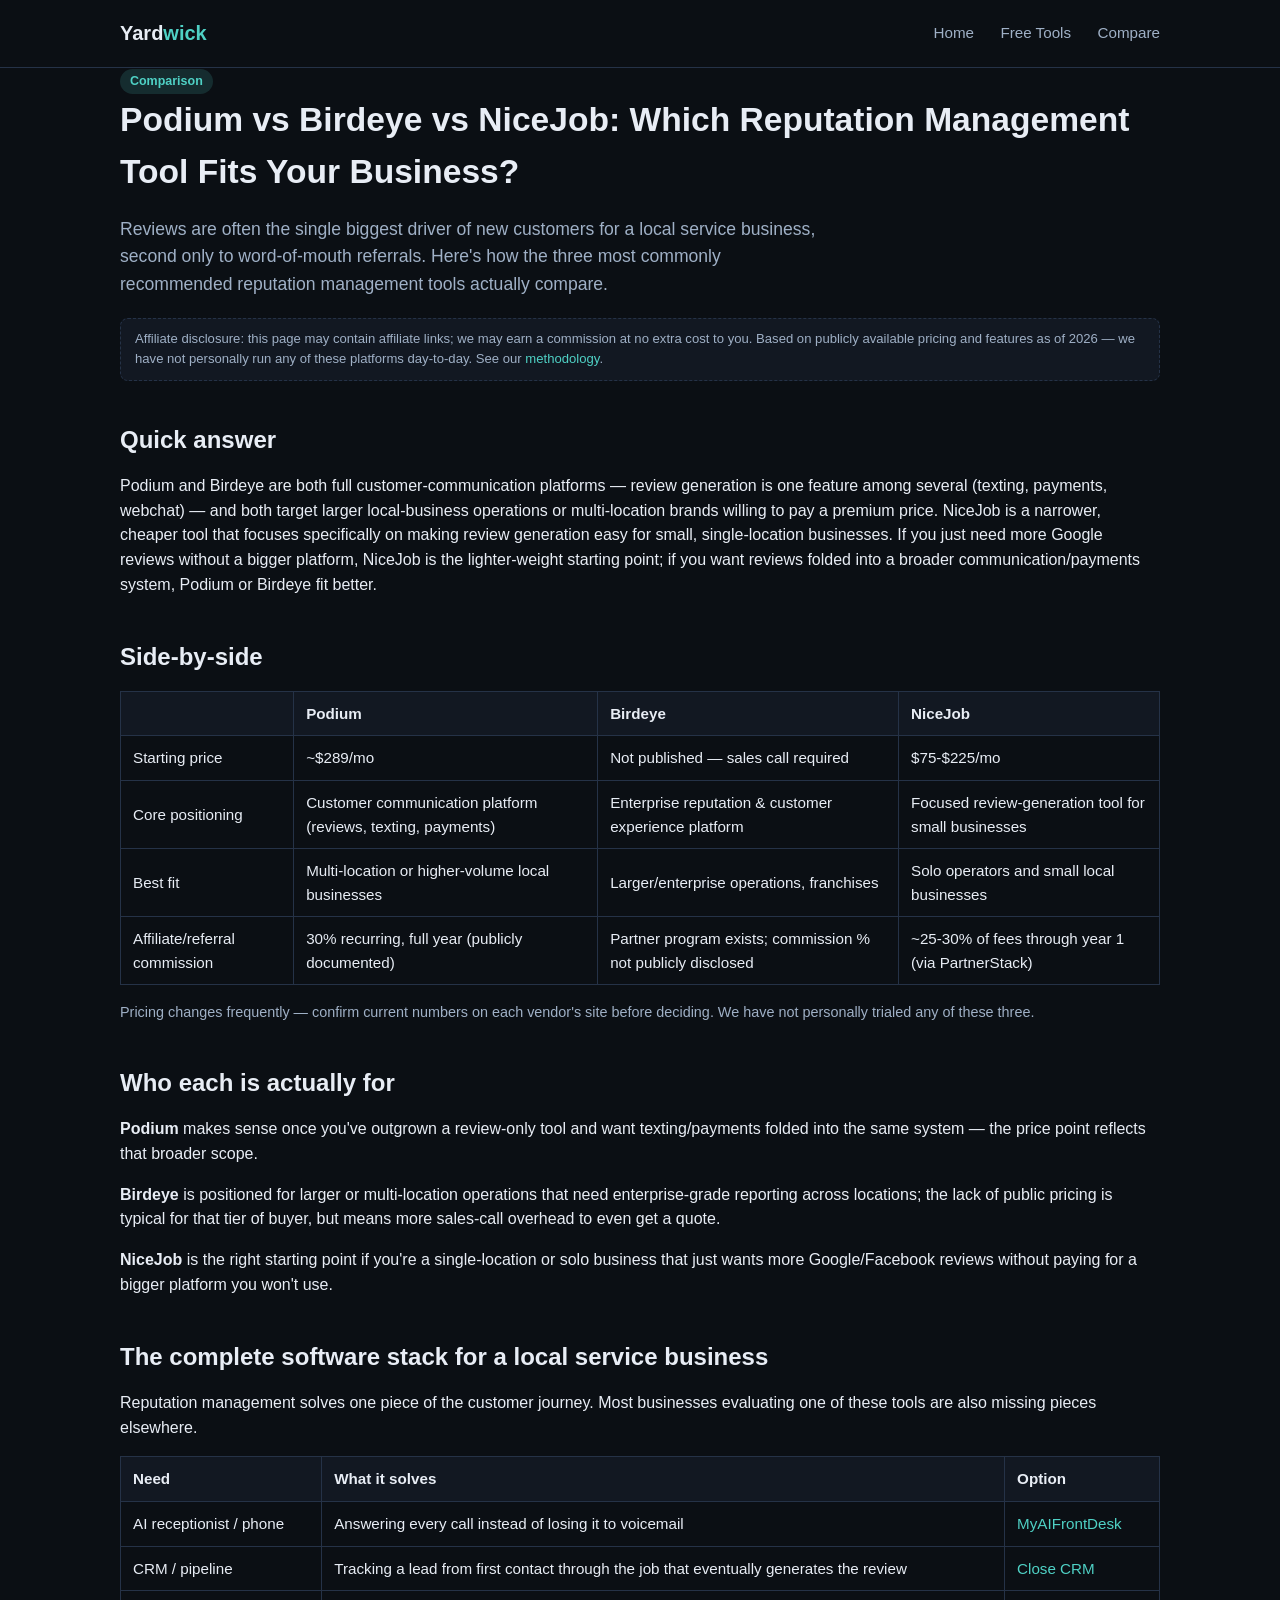
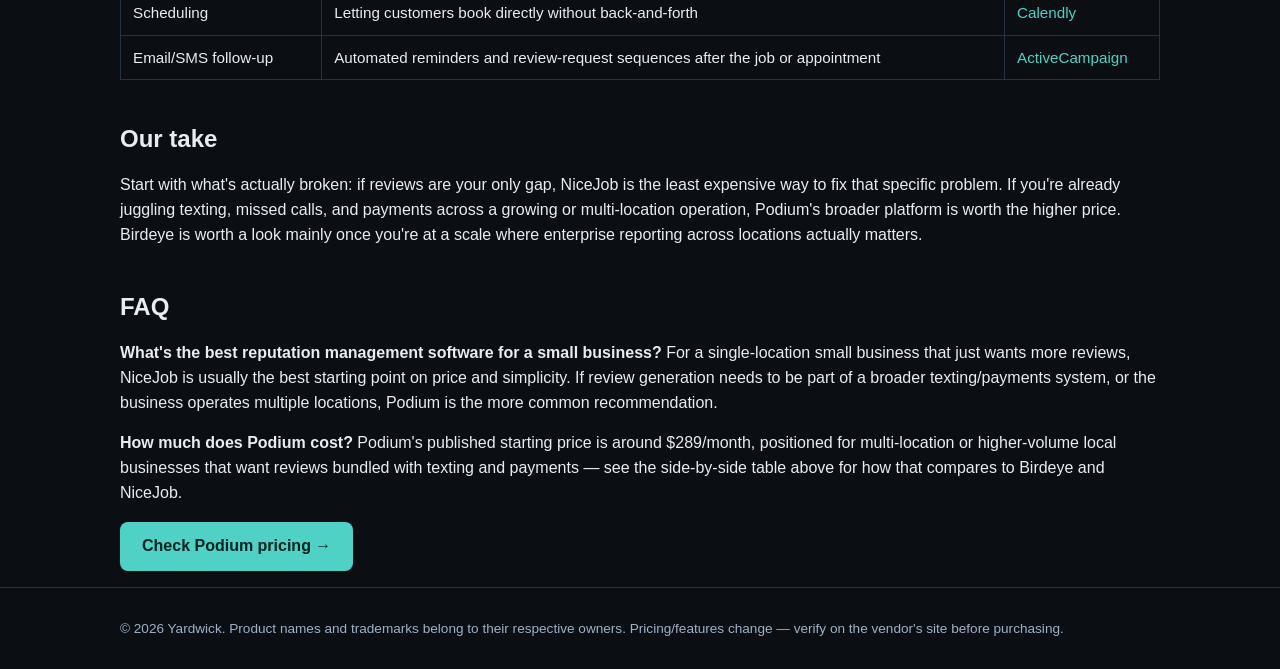
<file: website/public/compare/podium-vs-birdeye-vs-nicejob.html>
<!DOCTYPE html>
<html lang="en">
<head>
<meta charset="UTF-8">
<meta name="viewport" content="width=device-width, initial-scale=1.0">
<title>Podium vs Birdeye vs NiceJob (2026): Which Reputation Management Tool?</title>
<meta name="description" content="An honest comparison of Podium, Birdeye, and NiceJob for local and home service businesses: pricing, positioning, and who each is actually built for.">
<link rel="stylesheet" href="../styles.css">
<script type="application/ld+json">
{
  "@context": "https://schema.org",
  "@type": "FAQPage",
  "mainEntity": [
    {
      "@type": "Question",
      "name": "What's the difference between Podium, Birdeye, and NiceJob?",
      "acceptedAnswer": {
        "@type": "Answer",
        "text": "Podium and Birdeye are both broader customer-communication platforms (review requests, texting, payments) aimed at larger local-business operations and multi-location brands, while NiceJob is a lighter, cheaper tool focused specifically on review generation for small businesses and solo operators."
      }
    },
    {
      "@type": "Question",
      "name": "Which is cheapest?",
      "acceptedAnswer": {
        "@type": "Answer",
        "text": "NiceJob is the most affordable, with published pricing in the $75-$225/month range. Podium starts around $289/month. Birdeye does not publish pricing publicly and typically requires a sales call."
      }
    },
    {
      "@type": "Question",
      "name": "What's the best reputation management software for a small business?",
      "acceptedAnswer": {
        "@type": "Answer",
        "text": "For a single-location small business that just wants more reviews, NiceJob is usually the best starting point on price and simplicity. If review generation needs to be part of a broader texting/payments system, or the business operates multiple locations, Podium is the more common recommendation. Birdeye tends to fit larger, multi-location or franchise operations specifically."
      }
    }
  ]
}
</script>
</head>
<body>
<header class="site">
  <div class="wrap">
    <div class="brand">Yard<span>wick</span></div>
    <nav class="site">
      <a href="../index.html">Home</a>
      <a href="../tools/index.html">Free Tools</a>
      <a href="index.html">Compare</a>
    </nav>
  </div>
</header>

<main class="wrap">
  <span class="badge">Comparison</span>
  <h1>Podium vs Birdeye vs NiceJob: Which Reputation Management Tool Fits Your Business?</h1>
  <p class="lede">Reviews are often the single biggest driver of new customers for a local service business, second only to word-of-mouth referrals. Here's how the three most commonly recommended reputation management tools actually compare.</p>

  <div class="disclosure">
    Affiliate disclosure: this page may contain affiliate links; we may earn a commission at no extra cost to you. Based on publicly available pricing and features as of 2026 — we have not personally run any of these platforms day-to-day. See our <a href="../about.html">methodology</a>.
  </div>

  <h2>Quick answer</h2>
  <p>Podium and Birdeye are both full customer-communication platforms — review generation is one feature among several (texting, payments, webchat) — and both target larger local-business operations or multi-location brands willing to pay a premium price. NiceJob is a narrower, cheaper tool that focuses specifically on making review generation easy for small, single-location businesses. If you just need more Google reviews without a bigger platform, NiceJob is the lighter-weight starting point; if you want reviews folded into a broader communication/payments system, Podium or Birdeye fit better.</p>

  <h2>Side-by-side</h2>
  <table class="compare">
    <tr><th></th><th>Podium</th><th>Birdeye</th><th>NiceJob</th></tr>
    <tr><td>Starting price</td><td>~$289/mo</td><td>Not published — sales call required</td><td>$75-$225/mo</td></tr>
    <tr><td>Core positioning</td><td>Customer communication platform (reviews, texting, payments)</td><td>Enterprise reputation & customer experience platform</td><td>Focused review-generation tool for small businesses</td></tr>
    <tr><td>Best fit</td><td>Multi-location or higher-volume local businesses</td><td>Larger/enterprise operations, franchises</td><td>Solo operators and small local businesses</td></tr>
    <tr><td>Affiliate/referral commission</td><td>30% recurring, full year (publicly documented)</td><td>Partner program exists; commission % not publicly disclosed</td><td>~25-30% of fees through year 1 (via PartnerStack)</td></tr>
  </table>
  <p style="color:var(--text-dim); font-size:0.9rem;">Pricing changes frequently — confirm current numbers on each vendor's site before deciding. We have not personally trialed any of these three.</p>

  <h2>Who each is actually for</h2>
  <p><strong>Podium</strong> makes sense once you've outgrown a review-only tool and want texting/payments folded into the same system — the price point reflects that broader scope.</p>
  <p><strong>Birdeye</strong> is positioned for larger or multi-location operations that need enterprise-grade reporting across locations; the lack of public pricing is typical for that tier of buyer, but means more sales-call overhead to even get a quote.</p>
  <p><strong>NiceJob</strong> is the right starting point if you're a single-location or solo business that just wants more Google/Facebook reviews without paying for a bigger platform you won't use.</p>

  <h2>The complete software stack for a local service business</h2>
  <p>Reputation management solves one piece of the customer journey. Most businesses evaluating one of these tools are also missing pieces elsewhere.</p>
  <table class="compare">
    <tr><th>Need</th><th>What it solves</th><th>Option</th></tr>
    <tr><td>AI receptionist / phone</td><td>Answering every call instead of losing it to voicemail</td><td><a href="#affiliate:myaifrontdesk">MyAIFrontDesk</a></td></tr>
    <tr><td>CRM / pipeline</td><td>Tracking a lead from first contact through the job that eventually generates the review</td><td><a href="#affiliate:close-crm">Close CRM</a></td></tr>
    <tr><td>Scheduling</td><td>Letting customers book directly without back-and-forth</td><td><a href="#affiliate:calendly">Calendly</a></td></tr>
    <tr><td>Email/SMS follow-up</td><td>Automated reminders and review-request sequences after the job or appointment</td><td><a href="#affiliate:activecampaign">ActiveCampaign</a></td></tr>
  </table>

  <h2>Our take</h2>
  <p>Start with what's actually broken: if reviews are your only gap, NiceJob is the least expensive way to fix that specific problem. If you're already juggling texting, missed calls, and payments across a growing or multi-location operation, Podium's broader platform is worth the higher price. Birdeye is worth a look mainly once you're at a scale where enterprise reporting across locations actually matters.</p>

  <h2>FAQ</h2>
  <p><strong>What's the best reputation management software for a small business?</strong> For a single-location small business that just wants more reviews, NiceJob is usually the best starting point on price and simplicity. If review generation needs to be part of a broader texting/payments system, or the business operates multiple locations, Podium is the more common recommendation.</p>
  <p><strong>How much does Podium cost?</strong> Podium's published starting price is around $289/month, positioned for multi-location or higher-volume local businesses that want reviews bundled with texting and payments — see the side-by-side table above for how that compares to Birdeye and NiceJob.</p>

  <p><a class="btn" href="#affiliate:podium">Check Podium pricing →</a></p>
</main>

<footer class="site">
  <div class="wrap">© 2026 Yardwick. Product names and trademarks belong to their respective owners. Pricing/features change — verify on the vendor's site before purchasing.</div>
</footer>
</body>
</html>
</file>
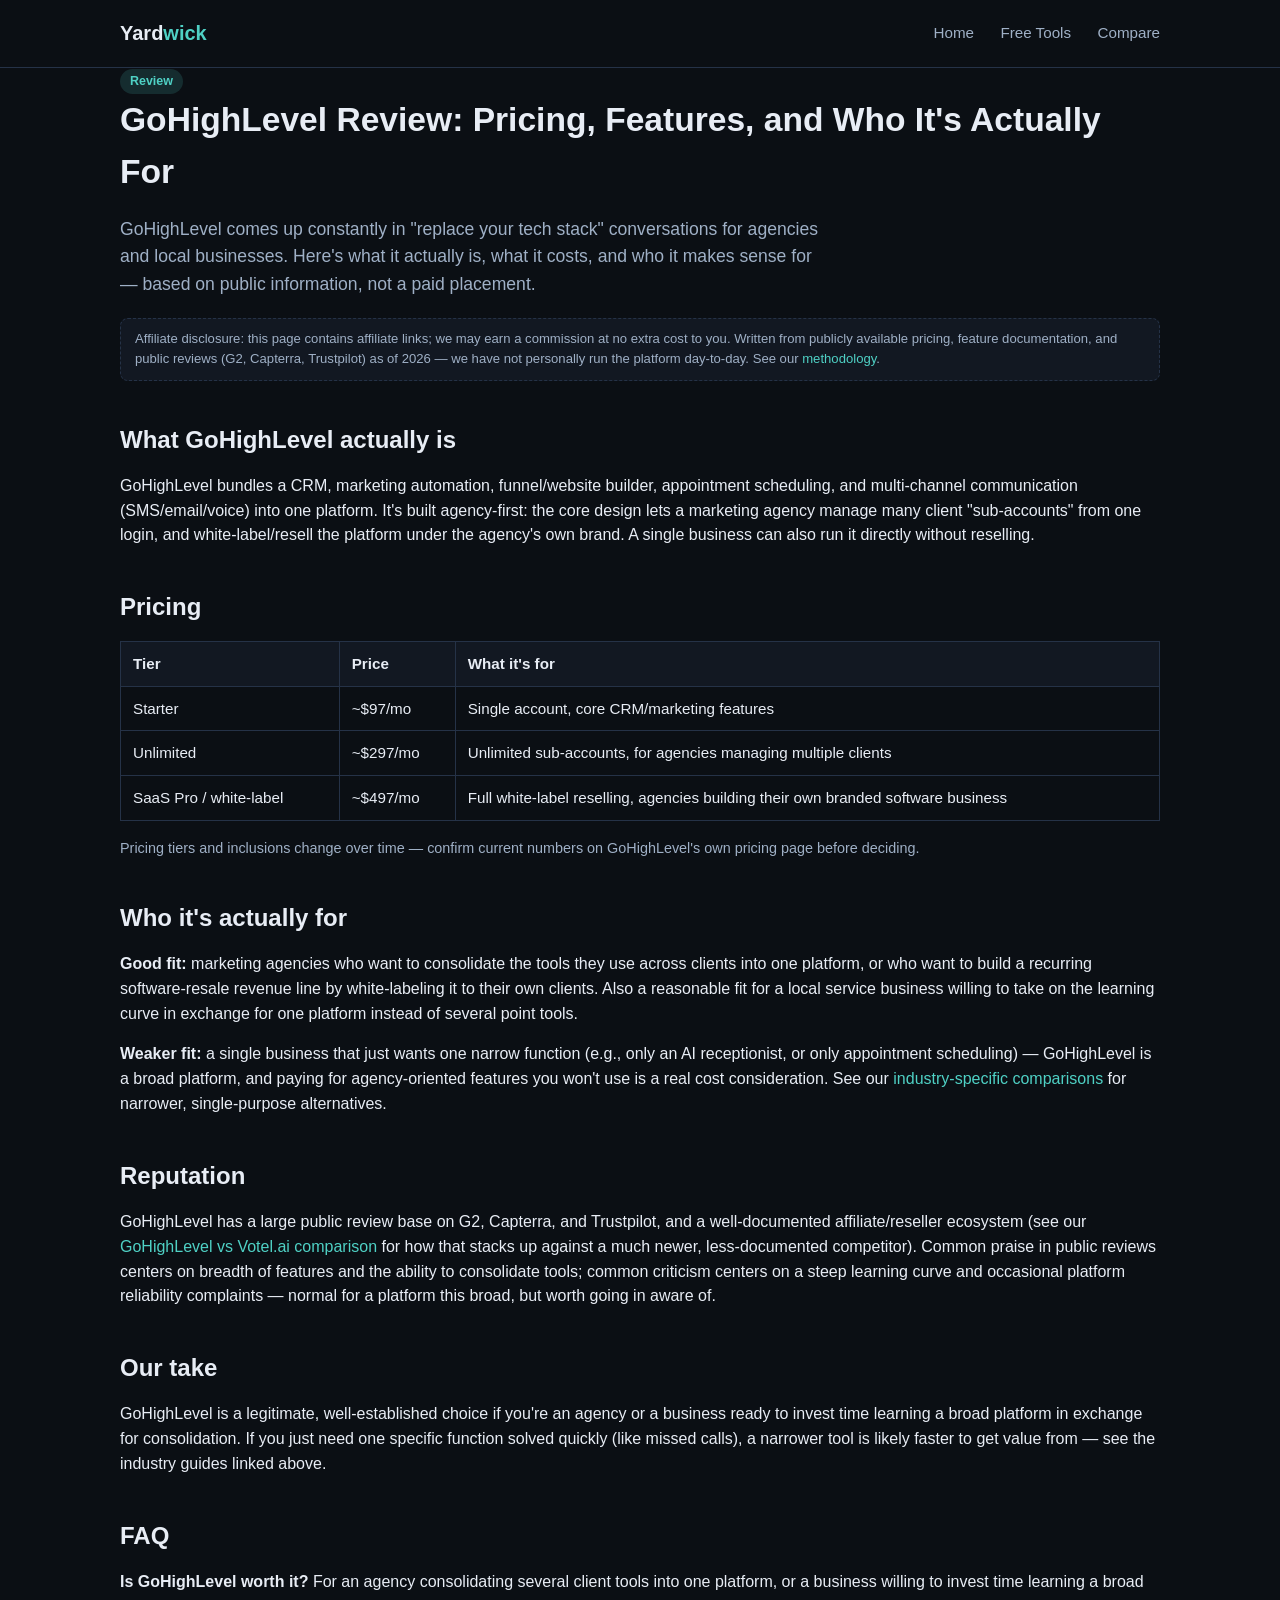
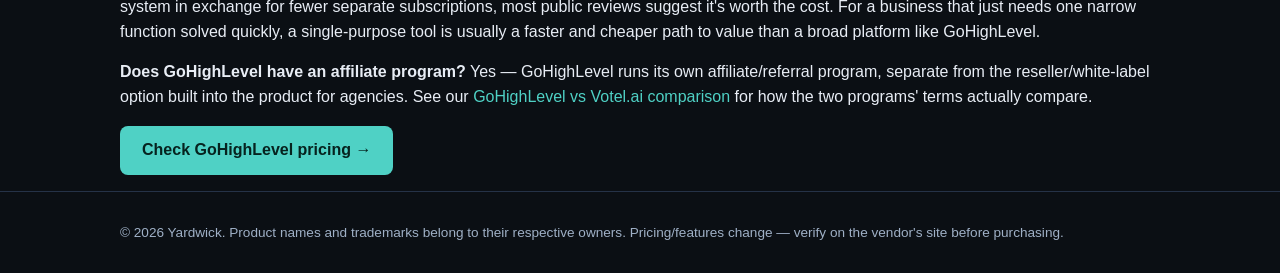
<file: website/public/reviews/gohighlevel.html>
<!DOCTYPE html>
<html lang="en">
<head>
<meta charset="UTF-8">
<meta name="viewport" content="width=device-width, initial-scale=1.0">
<title>GoHighLevel Review (2026): Pricing, Features, and Who It's Actually For</title>
<meta name="description" content="An independent look at GoHighLevel's pricing, features, and fit for marketing agencies and local service businesses — based on public information, not a paid placement.">
<link rel="stylesheet" href="../styles.css">
<script type="application/ld+json">
{
  "@context": "https://schema.org",
  "@type": "FAQPage",
  "mainEntity": [
    {
      "@type": "Question",
      "name": "What is GoHighLevel used for?",
      "acceptedAnswer": {
        "@type": "Answer",
        "text": "GoHighLevel is an all-in-one CRM, marketing automation, funnel/website builder, and communications platform built primarily for marketing agencies to run and resell to their own clients, though solo businesses can also use it directly."
      }
    },
    {
      "@type": "Question",
      "name": "How much does GoHighLevel cost?",
      "acceptedAnswer": {
        "@type": "Answer",
        "text": "GoHighLevel's published plans start around $97/month for a single-account tier and go up to around $497/month for the unlimited agency/white-label tier, based on publicly listed pricing as of 2026."
      }
    },
    {
      "@type": "Question",
      "name": "Is GoHighLevel good for a single local service business, or only agencies?",
      "acceptedAnswer": {
        "@type": "Answer",
        "text": "It's built agency-first, so a single local business will pay for and see agency-oriented features (sub-accounts, client rebilling) it may never use. It can still work for a solo business, but the learning curve and feature set are heavier than single-purpose tools built for one business."
      }
    },
    {
      "@type": "Question",
      "name": "Is GoHighLevel worth it?",
      "acceptedAnswer": {
        "@type": "Answer",
        "text": "For an agency consolidating several client tools into one platform, or a business willing to invest time learning a broad system in exchange for fewer separate subscriptions, most public reviews suggest it's worth the cost. For a business that just needs one narrow function solved quickly, a single-purpose tool is usually a faster and cheaper path to value than a broad platform like GoHighLevel."
      }
    },
    {
      "@type": "Question",
      "name": "Does GoHighLevel have an affiliate program?",
      "acceptedAnswer": {
        "@type": "Answer",
        "text": "Yes, GoHighLevel runs its own affiliate/referral program for people who recommend the platform. It's separate from the reseller/white-label option built into the product itself, which lets agencies rebrand and resell GoHighLevel directly to their own clients."
      }
    }
  ]
}
</script>
</head>
<body>
<header class="site">
  <div class="wrap">
    <div class="brand">Yard<span>wick</span></div>
    <nav class="site">
      <a href="../index.html">Home</a>
      <a href="../tools/index.html">Free Tools</a>
      <a href="../compare/index.html">Compare</a>
    </nav>
  </div>
</header>

<main class="wrap">
  <span class="badge">Review</span>
  <h1>GoHighLevel Review: Pricing, Features, and Who It's Actually For</h1>
  <p class="lede">GoHighLevel comes up constantly in "replace your tech stack" conversations for agencies and local businesses. Here's what it actually is, what it costs, and who it makes sense for — based on public information, not a paid placement.</p>

  <div class="disclosure">
    Affiliate disclosure: this page contains affiliate links; we may earn a commission at no extra cost to you. Written from publicly available pricing, feature documentation, and public reviews (G2, Capterra, Trustpilot) as of 2026 — we have not personally run the platform day-to-day. See our <a href="../about.html">methodology</a>.
  </div>

  <h2>What GoHighLevel actually is</h2>
  <p>GoHighLevel bundles a CRM, marketing automation, funnel/website builder, appointment scheduling, and multi-channel communication (SMS/email/voice) into one platform. It's built agency-first: the core design lets a marketing agency manage many client "sub-accounts" from one login, and white-label/resell the platform under the agency's own brand. A single business can also run it directly without reselling.</p>

  <h2>Pricing</h2>
  <table class="compare">
    <tr><th>Tier</th><th>Price</th><th>What it's for</th></tr>
    <tr><td>Starter</td><td>~$97/mo</td><td>Single account, core CRM/marketing features</td></tr>
    <tr><td>Unlimited</td><td>~$297/mo</td><td>Unlimited sub-accounts, for agencies managing multiple clients</td></tr>
    <tr><td>SaaS Pro / white-label</td><td>~$497/mo</td><td>Full white-label reselling, agencies building their own branded software business</td></tr>
  </table>
  <p style="color:var(--text-dim); font-size:0.9rem;">Pricing tiers and inclusions change over time — confirm current numbers on GoHighLevel's own pricing page before deciding.</p>

  <h2>Who it's actually for</h2>
  <p><strong>Good fit:</strong> marketing agencies who want to consolidate the tools they use across clients into one platform, or who want to build a recurring software-resale revenue line by white-labeling it to their own clients. Also a reasonable fit for a local service business willing to take on the learning curve in exchange for one platform instead of several point tools.</p>
  <p><strong>Weaker fit:</strong> a single business that just wants one narrow function (e.g., only an AI receptionist, or only appointment scheduling) — GoHighLevel is a broad platform, and paying for agency-oriented features you won't use is a real cost consideration. See our <a href="../compare/index.html">industry-specific comparisons</a> for narrower, single-purpose alternatives.</p>

  <h2>Reputation</h2>
  <p>GoHighLevel has a large public review base on G2, Capterra, and Trustpilot, and a well-documented affiliate/reseller ecosystem (see our <a href="../compare/gohighlevel-vs-votel.html">GoHighLevel vs Votel.ai comparison</a> for how that stacks up against a much newer, less-documented competitor). Common praise in public reviews centers on breadth of features and the ability to consolidate tools; common criticism centers on a steep learning curve and occasional platform reliability complaints — normal for a platform this broad, but worth going in aware of.</p>

  <h2>Our take</h2>
  <p>GoHighLevel is a legitimate, well-established choice if you're an agency or a business ready to invest time learning a broad platform in exchange for consolidation. If you just need one specific function solved quickly (like missed calls), a narrower tool is likely faster to get value from — see the industry guides linked above.</p>

  <h2>FAQ</h2>
  <p><strong>Is GoHighLevel worth it?</strong> For an agency consolidating several client tools into one platform, or a business willing to invest time learning a broad system in exchange for fewer separate subscriptions, most public reviews suggest it's worth the cost. For a business that just needs one narrow function solved quickly, a single-purpose tool is usually a faster and cheaper path to value than a broad platform like GoHighLevel.</p>
  <p><strong>Does GoHighLevel have an affiliate program?</strong> Yes — GoHighLevel runs its own affiliate/referral program, separate from the reseller/white-label option built into the product for agencies. See our <a href="../compare/gohighlevel-vs-votel.html">GoHighLevel vs Votel.ai comparison</a> for how the two programs' terms actually compare.</p>

  <p><a class="btn" href="#affiliate:gohighlevel">Check GoHighLevel pricing →</a></p>
</main>

<footer class="site">
  <div class="wrap">© 2026 Yardwick. Product names and trademarks belong to their respective owners. Pricing/features change — verify on the vendor's site before purchasing.</div>
</footer>
</body>
</html>
</file>
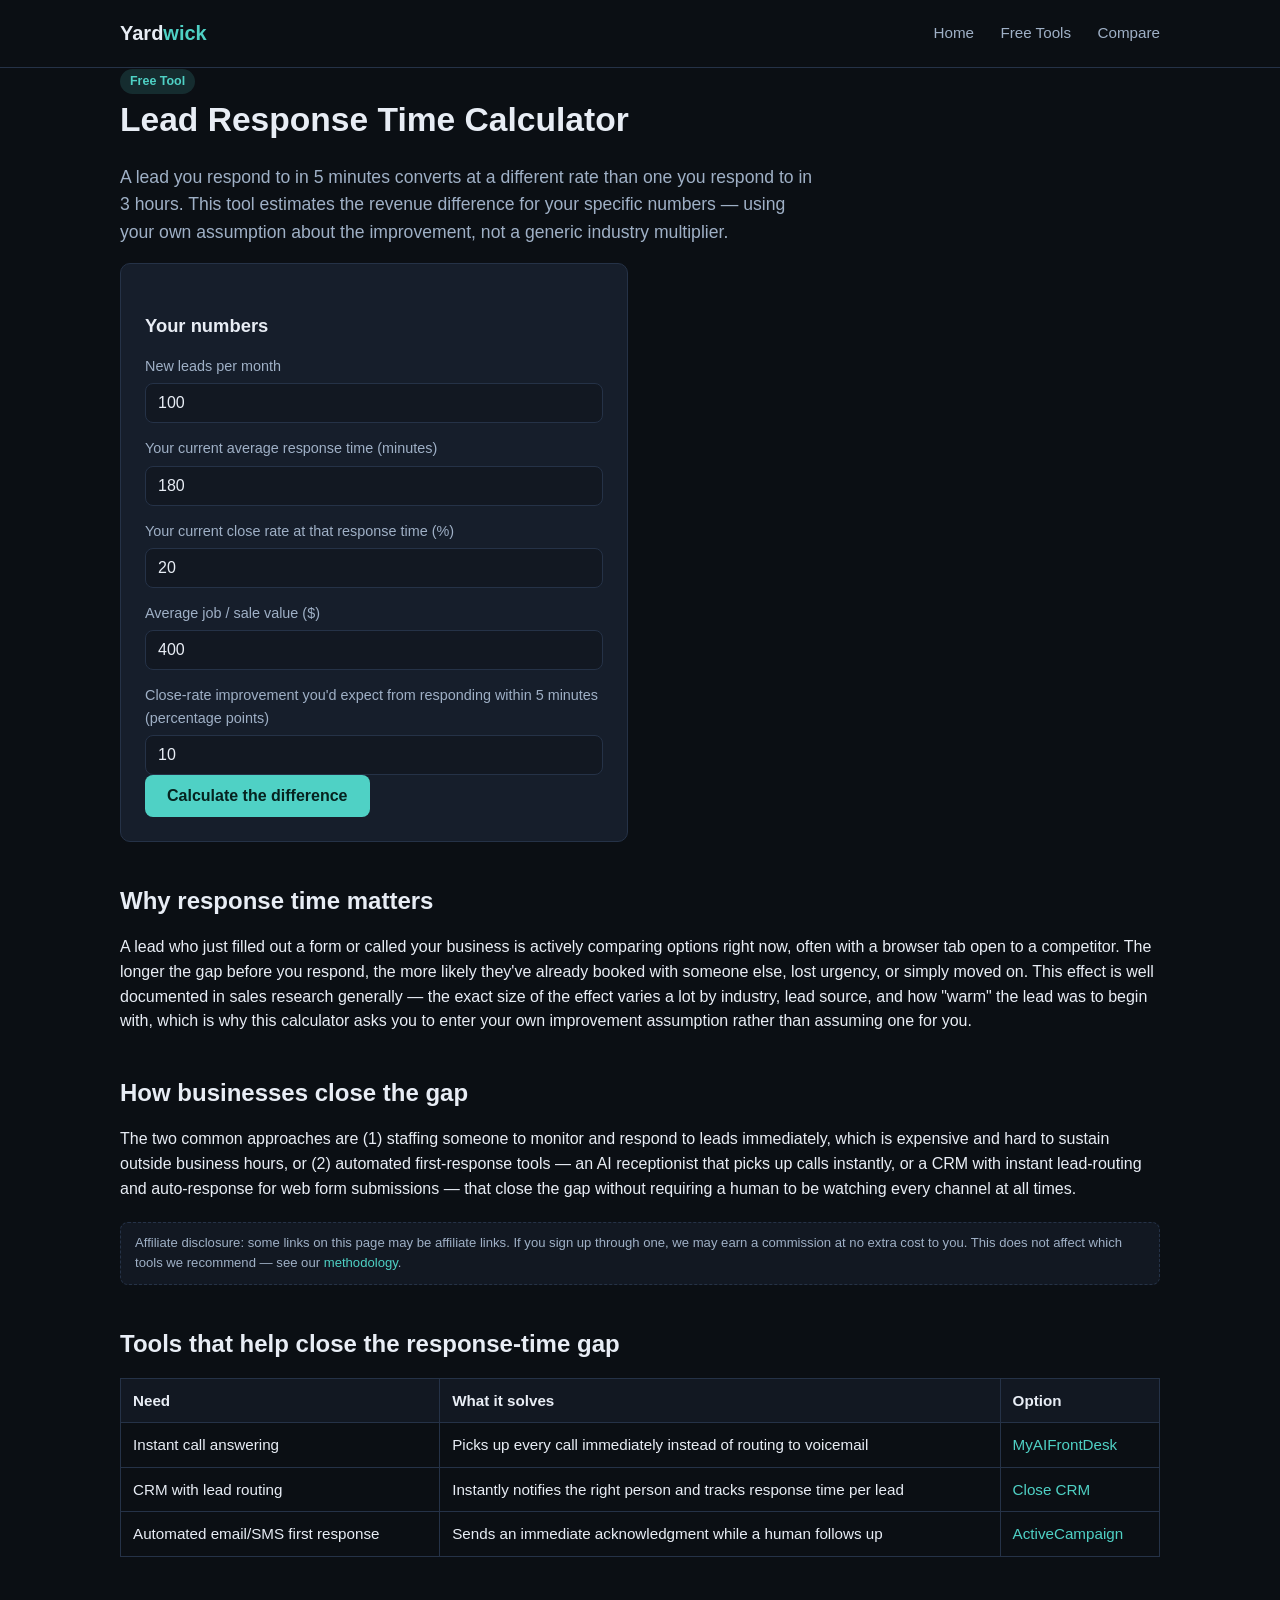
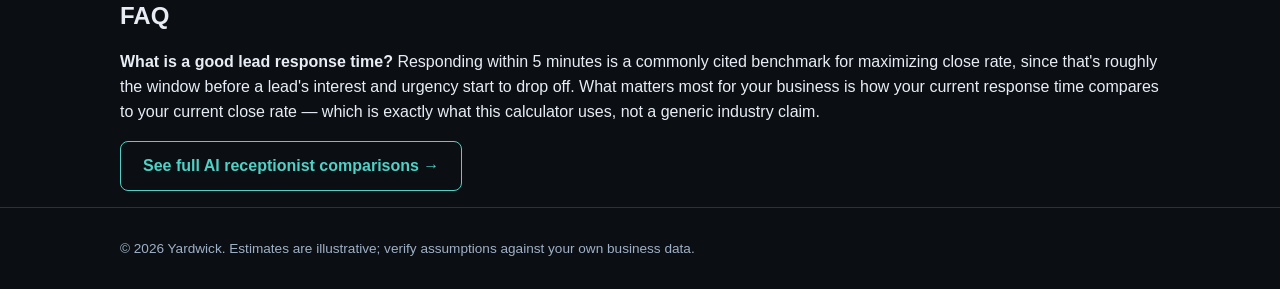
<file: website/public/tools/lead-response-calculator.html>
<!DOCTYPE html>
<html lang="en">
<head>
<meta charset="UTF-8">
<meta name="viewport" content="width=device-width, initial-scale=1.0">
<title>Lead Response Time Calculator — What Slow Follow-Up Is Costing You</title>
<meta name="description" content="Free calculator: estimate how much extra monthly revenue faster lead response time could realistically add to your business.">
<link rel="stylesheet" href="../styles.css">
<script type="application/ld+json">
{
  "@context": "https://schema.org",
  "@type": "WebApplication",
  "name": "Lead Response Time Calculator",
  "applicationCategory": "BusinessApplication",
  "operatingSystem": "Any",
  "description": "Free calculator estimating additional monthly revenue from improving lead response time for local and home service businesses.",
  "offers": { "@type": "Offer", "price": "0", "priceCurrency": "USD" }
}
</script>
<script type="application/ld+json">
{
  "@context": "https://schema.org",
  "@type": "FAQPage",
  "mainEntity": [
    {
      "@type": "Question",
      "name": "Why is lead response time important?",
      "acceptedAnswer": {
        "@type": "Answer",
        "text": "A lead who just contacted your business is actively comparing options right now, often already looking at a competitor. The longer you take to respond, the more likely they've booked elsewhere, lost urgency, or moved on entirely — which is why response speed (sometimes called 'speed to lead') has a direct, measurable effect on close rate."
      }
    },
    {
      "@type": "Question",
      "name": "What is a good lead response time?",
      "acceptedAnswer": {
        "@type": "Answer",
        "text": "Responding within 5 minutes is a commonly cited benchmark for maximizing close rate, since that's roughly the window before a lead's interest and urgency start to drop off. The exact number that matters most is how your response time compares to your close rate today — this calculator uses your own numbers rather than a generic industry claim."
      }
    }
  ]
}
</script>
</head>
<body>
<header class="site">
  <div class="wrap">
    <div class="brand">Yard<span>wick</span></div>
    <nav class="site">
      <a href="../index.html">Home</a>
      <a href="../tools/index.html">Free Tools</a>
      <a href="../compare/index.html">Compare</a>
    </nav>
  </div>
</header>

<main class="wrap">
  <span class="badge">Free Tool</span>
  <h1>Lead Response Time Calculator</h1>
  <p class="lede">A lead you respond to in 5 minutes converts at a different rate than one you respond to in 3 hours. This tool estimates the revenue difference for your specific numbers — using your own assumption about the improvement, not a generic industry multiplier.</p>

  <div class="grid-2">
    <div class="card">
      <h3>Your numbers</h3>

      <label for="leadsPerMonth">New leads per month</label>
      <input type="number" id="leadsPerMonth" value="100" min="0">

      <label for="currentResponseMin">Your current average response time (minutes)</label>
      <input type="number" id="currentResponseMin" value="180" min="0">

      <label for="currentCloseRate">Your current close rate at that response time (%)</label>
      <input type="number" id="currentCloseRate" value="20" min="0" max="100">

      <label for="dealValue">Average job / sale value ($)</label>
      <input type="number" id="dealValue" value="400" min="0">

      <label for="closeRateLift">Close-rate improvement you'd expect from responding within 5 minutes (percentage points)</label>
      <input type="number" id="closeRateLift" value="10" min="0" max="100">

      <button class="btn" onclick="calculate()">Calculate the difference</button>
    </div>

    <div class="card" id="resultsCard" style="display:none;">
      <h3>Estimated impact</h3>
      <div class="result-sub">Current monthly revenue from these leads</div>
      <div class="result-num" id="currentRevenueOut">–</div>

      <div class="result-sub">Projected monthly revenue at faster response time</div>
      <div class="result-num" id="projectedRevenueOut">–</div>

      <div class="result-sub">Estimated additional revenue per month</div>
      <div class="result-num" id="deltaMonthlyOut">–</div>

      <div class="result-sub">Estimated additional revenue per year</div>
      <div class="result-num" id="deltaYearlyOut">–</div>

      <p style="margin-top:20px; color:var(--text-dim); font-size:0.9rem;">
        This is a directional estimate driven entirely by the close-rate improvement you entered above — we don't apply a hidden multiplier. Adjust that number based on your own experience or research before treating this as a real projection.
      </p>
    </div>
  </div>

  <h2>Why response time matters</h2>
  <p>A lead who just filled out a form or called your business is actively comparing options right now, often with a browser tab open to a competitor. The longer the gap before you respond, the more likely they've already booked with someone else, lost urgency, or simply moved on. This effect is well documented in sales research generally — the exact size of the effect varies a lot by industry, lead source, and how "warm" the lead was to begin with, which is why this calculator asks you to enter your own improvement assumption rather than assuming one for you.</p>

  <h2>How businesses close the gap</h2>
  <p>The two common approaches are (1) staffing someone to monitor and respond to leads immediately, which is expensive and hard to sustain outside business hours, or (2) automated first-response tools — an AI receptionist that picks up calls instantly, or a CRM with instant lead-routing and auto-response for web form submissions — that close the gap without requiring a human to be watching every channel at all times.</p>

  <div class="disclosure">
    Affiliate disclosure: some links on this page may be affiliate links. If you sign up through one, we may earn a commission at no extra cost to you. This does not affect which tools we recommend — see our <a href="../about.html">methodology</a>.
  </div>

  <h2>Tools that help close the response-time gap</h2>
  <table class="compare">
    <tr><th>Need</th><th>What it solves</th><th>Option</th></tr>
    <tr><td>Instant call answering</td><td>Picks up every call immediately instead of routing to voicemail</td><td><a href="#affiliate:myaifrontdesk">MyAIFrontDesk</a></td></tr>
    <tr><td>CRM with lead routing</td><td>Instantly notifies the right person and tracks response time per lead</td><td><a href="#affiliate:close-crm">Close CRM</a></td></tr>
    <tr><td>Automated email/SMS first response</td><td>Sends an immediate acknowledgment while a human follows up</td><td><a href="#affiliate:activecampaign">ActiveCampaign</a></td></tr>
  </table>

  <h2>FAQ</h2>
  <p><strong>What is a good lead response time?</strong> Responding within 5 minutes is a commonly cited benchmark for maximizing close rate, since that's roughly the window before a lead's interest and urgency start to drop off. What matters most for your business is how your current response time compares to your current close rate — which is exactly what this calculator uses, not a generic industry claim.</p>

  <p><a class="btn secondary" href="../compare/index.html">See full AI receptionist comparisons →</a></p>
</main>

<footer class="site">
  <div class="wrap">© 2026 Yardwick. Estimates are illustrative; verify assumptions against your own business data.</div>
</footer>

<script>
function calculate() {
  const leads = parseFloat(document.getElementById('leadsPerMonth').value) || 0;
  const currentClose = (parseFloat(document.getElementById('currentCloseRate').value) || 0) / 100;
  const dealValue = parseFloat(document.getElementById('dealValue').value) || 0;
  const lift = (parseFloat(document.getElementById('closeRateLift').value) || 0) / 100;

  const currentRevenue = leads * currentClose * dealValue;
  const projectedClose = currentClose + lift;
  const projectedRevenue = leads * projectedClose * dealValue;
  const deltaMonthly = projectedRevenue - currentRevenue;
  const deltaYearly = deltaMonthly * 12;

  document.getElementById('currentRevenueOut').textContent = '$' + Math.round(currentRevenue).toLocaleString();
  document.getElementById('projectedRevenueOut').textContent = '$' + Math.round(projectedRevenue).toLocaleString();
  document.getElementById('deltaMonthlyOut').textContent = '$' + Math.round(deltaMonthly).toLocaleString();
  document.getElementById('deltaYearlyOut').textContent = '$' + Math.round(deltaYearly).toLocaleString();
  document.getElementById('resultsCard').style.display = 'block';
}
</script>
</body>
</html>
</file>
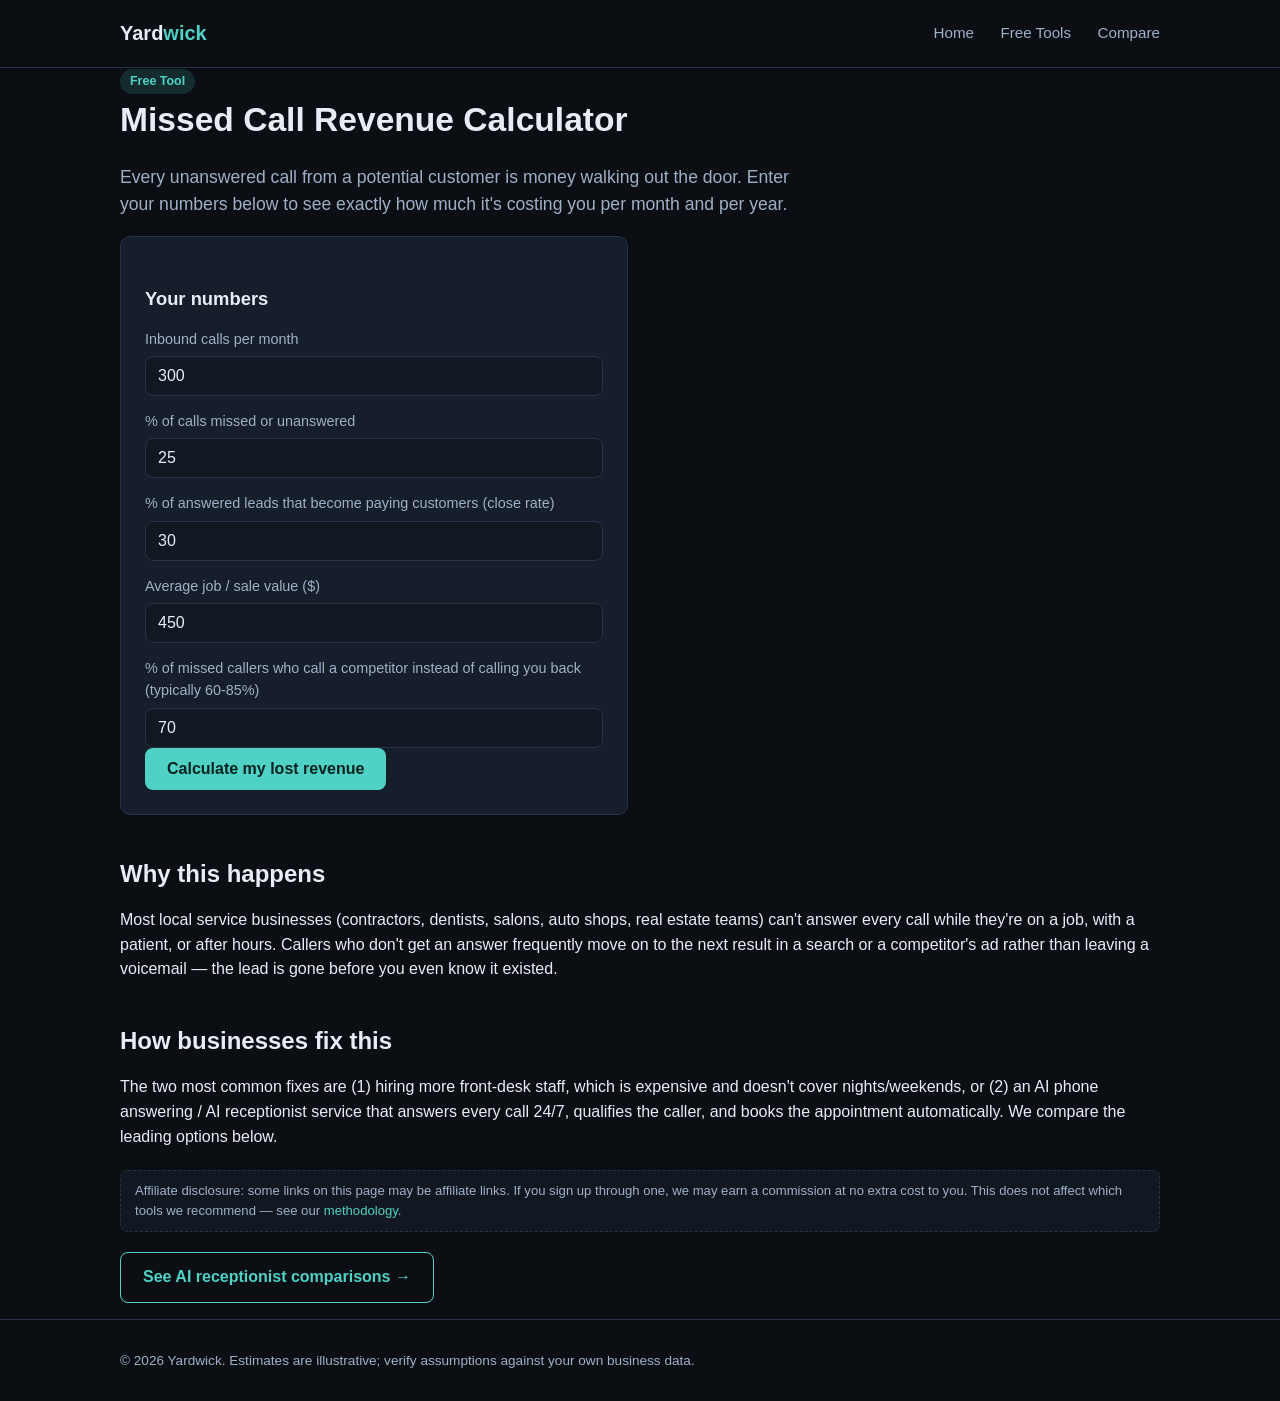
<file: website/public/tools/missed-call-calculator.html>
<!DOCTYPE html>
<html lang="en">
<head>
<meta charset="UTF-8">
<meta name="viewport" content="width=device-width, initial-scale=1.0">
<title>Missed Call Revenue Calculator — How Much Are Missed Calls Costing Your Business?</title>
<meta name="description" content="Free calculator: find out exactly how much monthly and annual revenue your business loses to missed calls and slow lead response — then see how to fix it.">
<link rel="stylesheet" href="../styles.css">
<script type="application/ld+json">
{
  "@context": "https://schema.org",
  "@type": "WebApplication",
  "name": "Missed Call Revenue Calculator",
  "applicationCategory": "BusinessApplication",
  "operatingSystem": "Any",
  "description": "Free calculator estimating monthly and annual revenue lost to missed phone calls for local and home service businesses.",
  "offers": { "@type": "Offer", "price": "0", "priceCurrency": "USD" }
}
</script>
</head>
<body>
<header class="site">
  <div class="wrap">
    <div class="brand">Yard<span>wick</span></div>
    <nav class="site">
      <a href="../index.html">Home</a>
      <a href="../tools/index.html">Free Tools</a>
      <a href="../compare/index.html">Compare</a>
    </nav>
  </div>
</header>

<main class="wrap">
  <span class="badge">Free Tool</span>
  <h1>Missed Call Revenue Calculator</h1>
  <p class="lede">Every unanswered call from a potential customer is money walking out the door. Enter your numbers below to see exactly how much it's costing you per month and per year.</p>

  <div class="grid-2">
    <div class="card">
      <h3>Your numbers</h3>

      <label for="callsPerMonth">Inbound calls per month</label>
      <input type="number" id="callsPerMonth" value="300" min="0">

      <label for="missedPct">% of calls missed or unanswered</label>
      <input type="number" id="missedPct" value="25" min="0" max="100">

      <label for="closeRate">% of answered leads that become paying customers (close rate)</label>
      <input type="number" id="closeRate" value="30" min="0" max="100">

      <label for="avgTicket">Average job / sale value ($)</label>
      <input type="number" id="avgTicket" value="450" min="0">

      <label for="recallPct">% of missed callers who call a competitor instead of calling you back (typically 60-85%)</label>
      <input type="number" id="recallPct" value="70" min="0" max="100">

      <button class="btn" onclick="calculate()">Calculate my lost revenue</button>
    </div>

    <div class="card" id="resultsCard" style="display:none;">
      <h3>Estimated revenue lost</h3>
      <div class="result-sub">Missed calls per month</div>
      <div class="result-num" id="missedCallsOut">–</div>

      <div class="result-sub">Lost customers per month (missed calls that never call back)</div>
      <div class="result-num" id="lostCustomersOut">–</div>

      <div class="result-sub">Estimated revenue lost per month</div>
      <div class="result-num" id="monthlyLossOut">–</div>

      <div class="result-sub">Estimated revenue lost per year</div>
      <div class="result-num" id="yearlyLossOut">–</div>

      <p style="margin-top:20px; color:var(--text-dim); font-size:0.9rem;">
        This is a directional estimate based on the inputs above, not a guarantee. Missed-call and repeat-call-rate figures vary by industry and local competition — adjust the assumptions to match your business.
      </p>
    </div>
  </div>

  <h2>Why this happens</h2>
  <p>Most local service businesses (contractors, dentists, salons, auto shops, real estate teams) can't answer every call while they're on a job, with a patient, or after hours. Callers who don't get an answer frequently move on to the next result in a search or a competitor's ad rather than leaving a voicemail — the lead is gone before you even know it existed.</p>

  <h2>How businesses fix this</h2>
  <p>The two most common fixes are (1) hiring more front-desk staff, which is expensive and doesn't cover nights/weekends, or (2) an AI phone answering / AI receptionist service that answers every call 24/7, qualifies the caller, and books the appointment automatically. We compare the leading options below.</p>

  <div class="disclosure">
    Affiliate disclosure: some links on this page may be affiliate links. If you sign up through one, we may earn a commission at no extra cost to you. This does not affect which tools we recommend — see our <a href="../about.html">methodology</a>.
  </div>

  <p><a class="btn secondary" href="../compare/index.html">See AI receptionist comparisons →</a></p>
</main>

<footer class="site">
  <div class="wrap">© 2026 Yardwick. Estimates are illustrative; verify assumptions against your own business data.</div>
</footer>

<script>
function calculate() {
  const calls = parseFloat(document.getElementById('callsPerMonth').value) || 0;
  const missedPct = (parseFloat(document.getElementById('missedPct').value) || 0) / 100;
  const closeRate = (parseFloat(document.getElementById('closeRate').value) || 0) / 100;
  const avgTicket = parseFloat(document.getElementById('avgTicket').value) || 0;
  const recallPct = (parseFloat(document.getElementById('recallPct').value) || 0) / 100;

  const missedCalls = calls * missedPct;
  // Of the missed calls, `recallPct` never call back / go to a competitor and are lost outright.
  const lostLeads = missedCalls * recallPct;
  const lostCustomers = lostLeads * closeRate;
  const monthlyLoss = lostCustomers * avgTicket;
  const yearlyLoss = monthlyLoss * 12;

  document.getElementById('missedCallsOut').textContent = Math.round(missedCalls).toLocaleString();
  document.getElementById('lostCustomersOut').textContent = Math.round(lostCustomers).toLocaleString();
  document.getElementById('monthlyLossOut').textContent = '$' + Math.round(monthlyLoss).toLocaleString();
  document.getElementById('yearlyLossOut').textContent = '$' + Math.round(yearlyLoss).toLocaleString();
  document.getElementById('resultsCard').style.display = 'block';
}
</script>
</body>
</html>
</file>
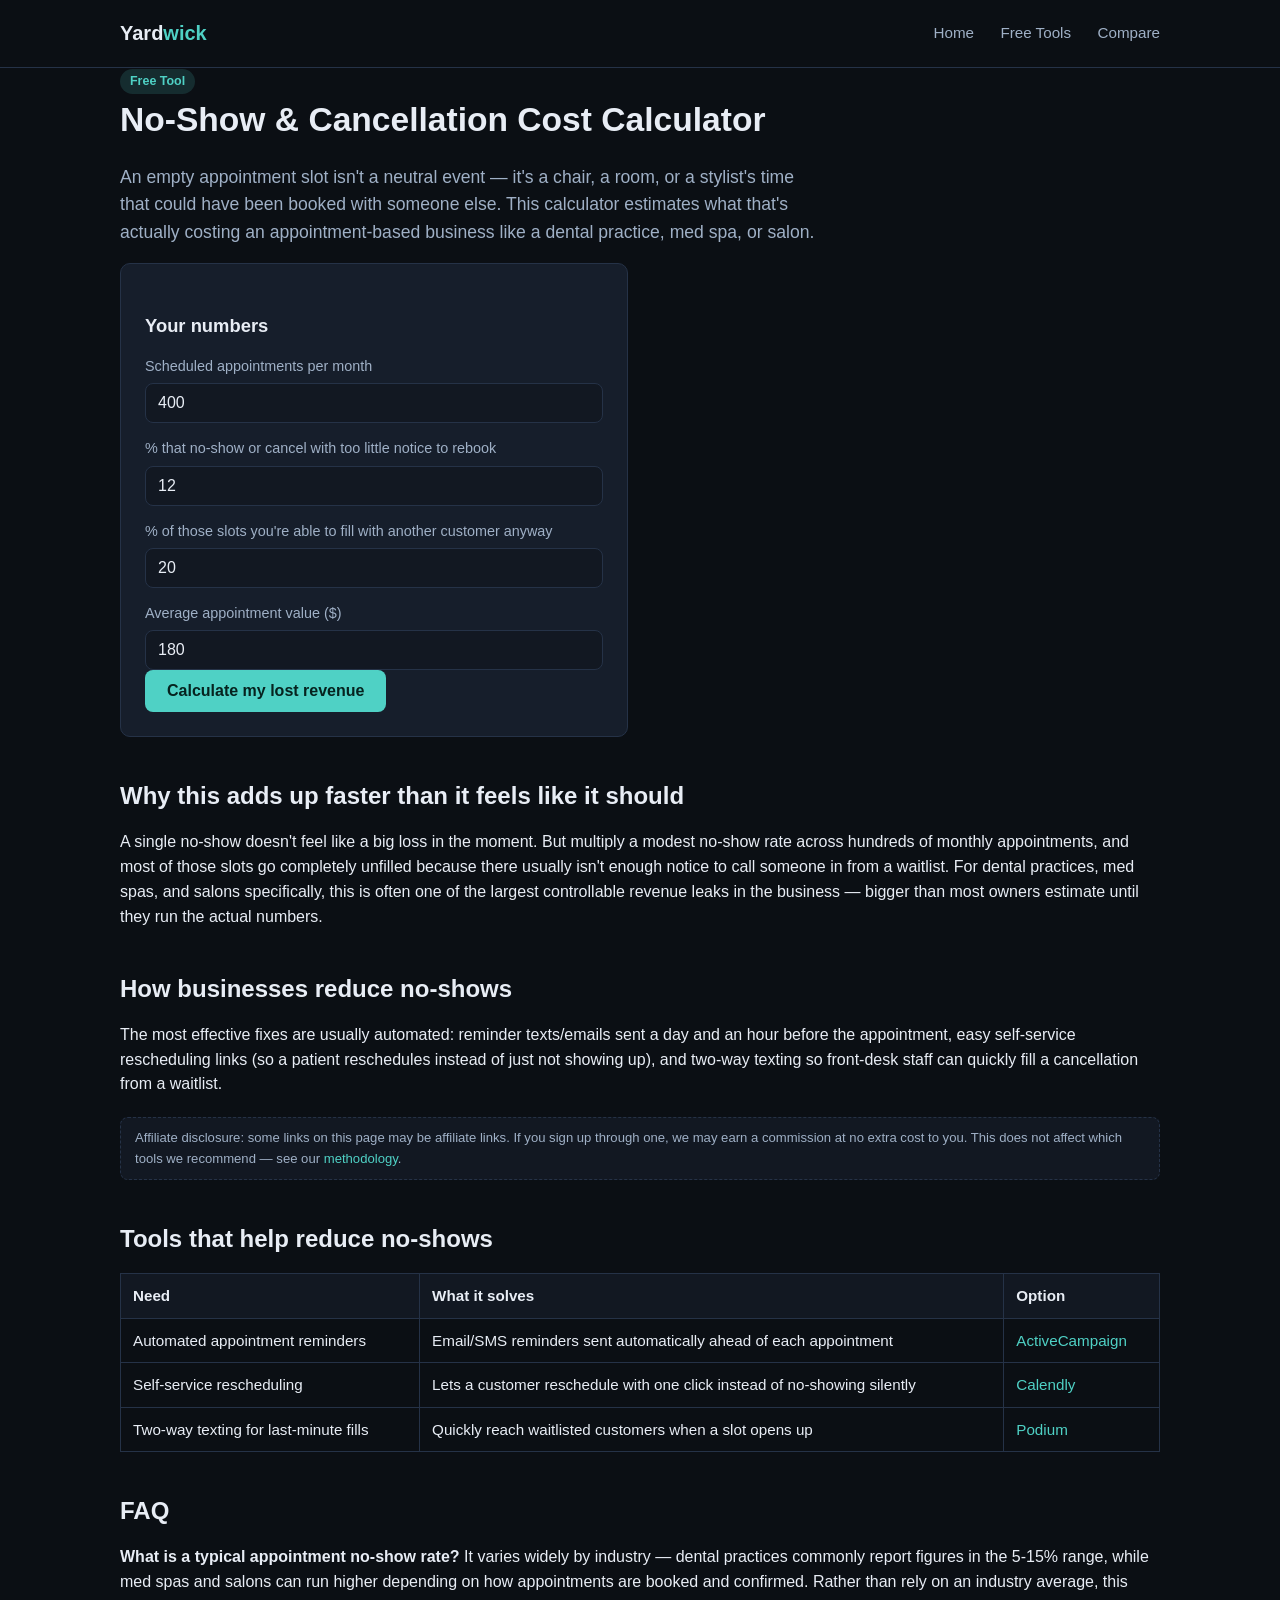
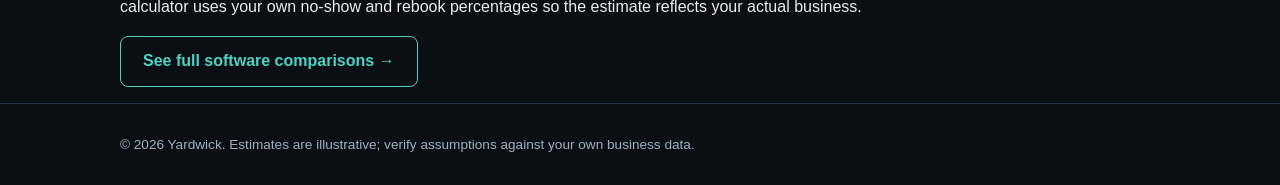
<file: website/public/tools/no-show-calculator.html>
<!DOCTYPE html>
<html lang="en">
<head>
<meta charset="UTF-8">
<meta name="viewport" content="width=device-width, initial-scale=1.0">
<title>No-Show & Cancellation Cost Calculator — What Empty Slots Cost You</title>
<meta name="description" content="Free calculator: estimate how much monthly and annual revenue no-shows and late cancellations are costing your appointment-based business.">
<link rel="stylesheet" href="../styles.css">
<script type="application/ld+json">
{
  "@context": "https://schema.org",
  "@type": "WebApplication",
  "name": "No-Show & Cancellation Cost Calculator",
  "applicationCategory": "BusinessApplication",
  "operatingSystem": "Any",
  "description": "Free calculator estimating monthly and annual revenue lost to no-shows and late cancellations for appointment-based businesses like dental practices, med spas, and salons.",
  "offers": { "@type": "Offer", "price": "0", "priceCurrency": "USD" }
}
</script>
<script type="application/ld+json">
{
  "@context": "https://schema.org",
  "@type": "FAQPage",
  "mainEntity": [
    {
      "@type": "Question",
      "name": "What is a typical appointment no-show rate?",
      "acceptedAnswer": {
        "@type": "Answer",
        "text": "No-show rates vary widely by industry and patient population — dental practices commonly report figures in the 5-15% range, while med spas and salons can run higher depending on how appointments are booked and confirmed. Rather than rely on an industry average, this calculator uses your own no-show and rebook percentages so the estimate reflects your actual business."
      }
    }
  ]
}
</script>
</head>
<body>
<header class="site">
  <div class="wrap">
    <div class="brand">Yard<span>wick</span></div>
    <nav class="site">
      <a href="../index.html">Home</a>
      <a href="../tools/index.html">Free Tools</a>
      <a href="../compare/index.html">Compare</a>
    </nav>
  </div>
</header>

<main class="wrap">
  <span class="badge">Free Tool</span>
  <h1>No-Show & Cancellation Cost Calculator</h1>
  <p class="lede">An empty appointment slot isn't a neutral event — it's a chair, a room, or a stylist's time that could have been booked with someone else. This calculator estimates what that's actually costing an appointment-based business like a dental practice, med spa, or salon.</p>

  <div class="grid-2">
    <div class="card">
      <h3>Your numbers</h3>

      <label for="appointmentsPerMonth">Scheduled appointments per month</label>
      <input type="number" id="appointmentsPerMonth" value="400" min="0">

      <label for="noShowPct">% that no-show or cancel with too little notice to rebook</label>
      <input type="number" id="noShowPct" value="12" min="0" max="100">

      <label for="rebookPct">% of those slots you're able to fill with another customer anyway</label>
      <input type="number" id="rebookPct" value="20" min="0" max="100">

      <label for="apptValue">Average appointment value ($)</label>
      <input type="number" id="apptValue" value="180" min="0">

      <button class="btn" onclick="calculate()">Calculate my lost revenue</button>
    </div>

    <div class="card" id="resultsCard" style="display:none;">
      <h3>Estimated revenue lost</h3>
      <div class="result-sub">No-shows / late cancellations per month</div>
      <div class="result-num" id="noShowsOut">–</div>

      <div class="result-sub">Slots permanently lost per month (not refilled)</div>
      <div class="result-num" id="lostSlotsOut">–</div>

      <div class="result-sub">Estimated revenue lost per month</div>
      <div class="result-num" id="monthlyLossOut">–</div>

      <div class="result-sub">Estimated revenue lost per year</div>
      <div class="result-num" id="yearlyLossOut">–</div>

      <p style="margin-top:20px; color:var(--text-dim); font-size:0.9rem;">
        This is a directional estimate based on the inputs above, not a guarantee — no-show and refill rates vary a lot by business type, location, and how much advance notice a "late" cancellation gives you. Adjust the assumptions to match your own scheduling data.
      </p>
    </div>
  </div>

  <h2>Why this adds up faster than it feels like it should</h2>
  <p>A single no-show doesn't feel like a big loss in the moment. But multiply a modest no-show rate across hundreds of monthly appointments, and most of those slots go completely unfilled because there usually isn't enough notice to call someone in from a waitlist. For dental practices, med spas, and salons specifically, this is often one of the largest controllable revenue leaks in the business — bigger than most owners estimate until they run the actual numbers.</p>

  <h2>How businesses reduce no-shows</h2>
  <p>The most effective fixes are usually automated: reminder texts/emails sent a day and an hour before the appointment, easy self-service rescheduling links (so a patient reschedules instead of just not showing up), and two-way texting so front-desk staff can quickly fill a cancellation from a waitlist.</p>

  <div class="disclosure">
    Affiliate disclosure: some links on this page may be affiliate links. If you sign up through one, we may earn a commission at no extra cost to you. This does not affect which tools we recommend — see our <a href="../about.html">methodology</a>.
  </div>

  <h2>Tools that help reduce no-shows</h2>
  <table class="compare">
    <tr><th>Need</th><th>What it solves</th><th>Option</th></tr>
    <tr><td>Automated appointment reminders</td><td>Email/SMS reminders sent automatically ahead of each appointment</td><td><a href="#affiliate:activecampaign">ActiveCampaign</a></td></tr>
    <tr><td>Self-service rescheduling</td><td>Lets a customer reschedule with one click instead of no-showing silently</td><td><a href="#affiliate:calendly">Calendly</a></td></tr>
    <tr><td>Two-way texting for last-minute fills</td><td>Quickly reach waitlisted customers when a slot opens up</td><td><a href="#affiliate:podium">Podium</a></td></tr>
  </table>

  <h2>FAQ</h2>
  <p><strong>What is a typical appointment no-show rate?</strong> It varies widely by industry — dental practices commonly report figures in the 5-15% range, while med spas and salons can run higher depending on how appointments are booked and confirmed. Rather than rely on an industry average, this calculator uses your own no-show and rebook percentages so the estimate reflects your actual business.</p>

  <p><a class="btn secondary" href="../compare/index.html">See full software comparisons →</a></p>
</main>

<footer class="site">
  <div class="wrap">© 2026 Yardwick. Estimates are illustrative; verify assumptions against your own business data.</div>
</footer>

<script>
function calculate() {
  const appts = parseFloat(document.getElementById('appointmentsPerMonth').value) || 0;
  const noShowPct = (parseFloat(document.getElementById('noShowPct').value) || 0) / 100;
  const rebookPct = (parseFloat(document.getElementById('rebookPct').value) || 0) / 100;
  const apptValue = parseFloat(document.getElementById('apptValue').value) || 0;

  const noShows = appts * noShowPct;
  const lostSlots = noShows * (1 - rebookPct);
  const monthlyLoss = lostSlots * apptValue;
  const yearlyLoss = monthlyLoss * 12;

  document.getElementById('noShowsOut').textContent = Math.round(noShows).toLocaleString();
  document.getElementById('lostSlotsOut').textContent = Math.round(lostSlots).toLocaleString();
  document.getElementById('monthlyLossOut').textContent = '$' + Math.round(monthlyLoss).toLocaleString();
  document.getElementById('yearlyLossOut').textContent = '$' + Math.round(yearlyLoss).toLocaleString();
  document.getElementById('resultsCard').style.display = 'block';
}
</script>
</body>
</html>
</file>
<file: website/public/styles.css>
:root {
  --bg: #0b0f14;
  --bg-alt: #121822;
  --card: #161e2b;
  --border: #253247;
  --text: #e8edf5;
  --text-dim: #9fb0c6;
  --accent: #4fd1c5;
  --accent-2: #f6ad55;
  --danger: #f56565;
  --radius: 10px;
  --maxw: 1080px;
  font-size: 16px;
}
* { box-sizing: border-box; }
html, body { margin: 0; padding: 0; }
body {
  background: var(--bg);
  color: var(--text);
  font-family: -apple-system, BlinkMacSystemFont, "Segoe UI", Inter, Roboto, sans-serif;
  line-height: 1.55;
}
a { color: var(--accent); text-decoration: none; }
a:hover { text-decoration: underline; }
.wrap { max-width: var(--maxw); margin: 0 auto; padding: 0 20px; }

header.site {
  border-bottom: 1px solid var(--border);
  padding: 18px 0;
}
header.site .wrap { display: flex; align-items: center; justify-content: space-between; }
.brand { font-weight: 700; font-size: 1.25rem; color: var(--text); }
.brand span { color: var(--accent); }
nav.site a { color: var(--text-dim); margin-left: 22px; font-size: 0.95rem; }
nav.site a:hover { color: var(--text); }

main { padding: 48px 0 80px; }
h1 { font-size: 2.1rem; margin: 0 0 12px; }
h2 { font-size: 1.5rem; margin: 40px 0 14px; }
h3 { font-size: 1.15rem; margin: 24px 0 10px; }
p.lede { color: var(--text-dim); font-size: 1.1rem; max-width: 700px; }

.card {
  background: var(--card);
  border: 1px solid var(--border);
  border-radius: var(--radius);
  padding: 24px;
}
.grid-2 { display: grid; grid-template-columns: 1fr 1fr; gap: 24px; }
.grid-3 { display: grid; grid-template-columns: repeat(3, 1fr); gap: 20px; }
@media (max-width: 720px) {
  .grid-2, .grid-3 { grid-template-columns: 1fr; }
}

label { display: block; font-size: 0.9rem; color: var(--text-dim); margin: 14px 0 6px; }
input[type="number"], input[type="text"], select {
  width: 100%;
  background: var(--bg-alt);
  border: 1px solid var(--border);
  color: var(--text);
  padding: 10px 12px;
  border-radius: 8px;
  font-size: 1rem;
}
input:focus, select:focus { outline: 2px solid var(--accent); }

.btn {
  display: inline-block;
  background: var(--accent);
  color: #06231f;
  font-weight: 700;
  padding: 12px 22px;
  border-radius: 8px;
  border: none;
  cursor: pointer;
  font-size: 1rem;
}
.btn:hover { opacity: 0.9; text-decoration: none; }
.btn.secondary { background: transparent; border: 1px solid var(--accent); color: var(--accent); }

.result-num {
  font-size: 2.6rem;
  font-weight: 800;
  color: var(--accent-2);
  margin: 4px 0;
}
.result-sub { color: var(--text-dim); font-size: 0.95rem; }

table.compare { width: 100%; border-collapse: collapse; margin: 16px 0; }
table.compare th, table.compare td {
  border: 1px solid var(--border);
  padding: 10px 12px;
  text-align: left;
  font-size: 0.95rem;
}
table.compare th { background: var(--bg-alt); }

.disclosure {
  font-size: 0.82rem;
  color: var(--text-dim);
  background: var(--bg-alt);
  border: 1px dashed var(--border);
  border-radius: 8px;
  padding: 10px 14px;
  margin: 20px 0;
}

footer.site {
  border-top: 1px solid var(--border);
  padding: 30px 0;
  color: var(--text-dim);
  font-size: 0.85rem;
}
footer.site a { color: var(--text-dim); }

.badge {
  display: inline-block;
  background: rgba(79,209,197,0.15);
  color: var(--accent);
  border-radius: 999px;
  padding: 3px 10px;
  font-size: 0.78rem;
  font-weight: 600;
}
</file>
